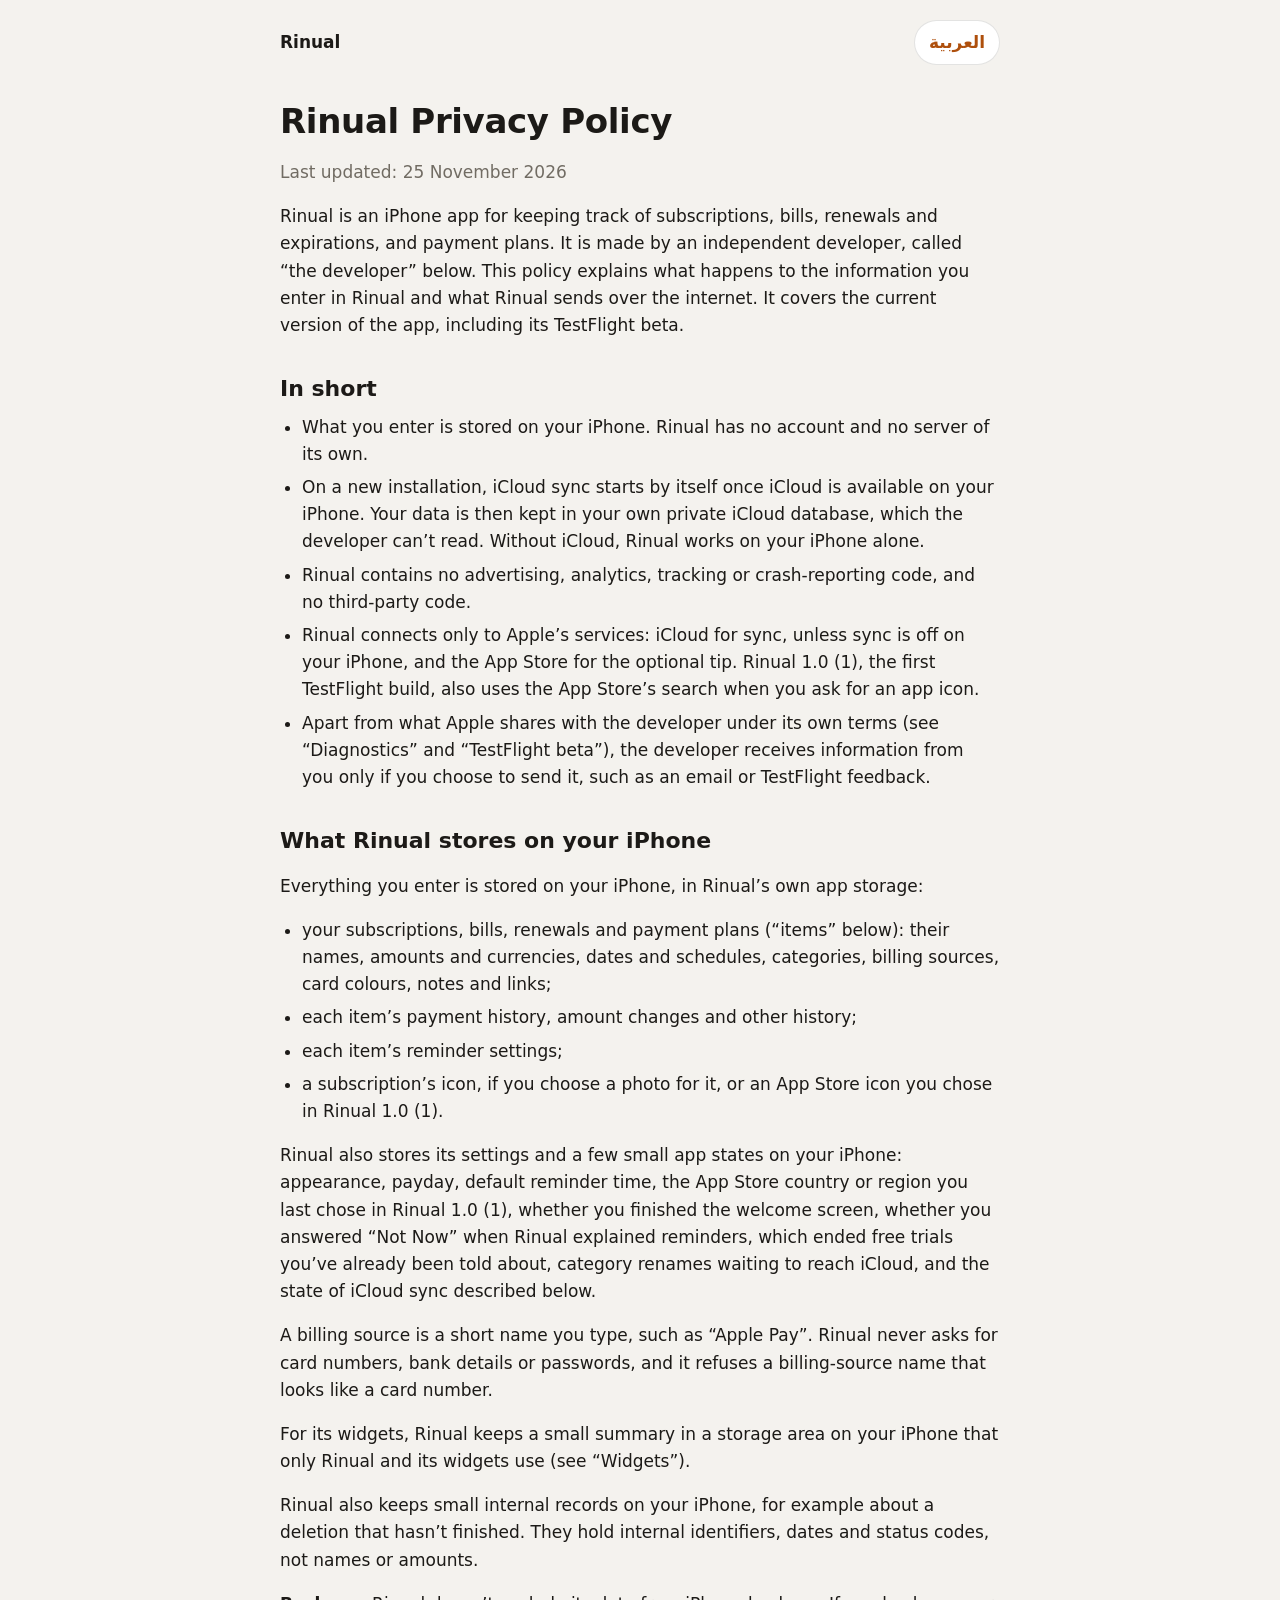
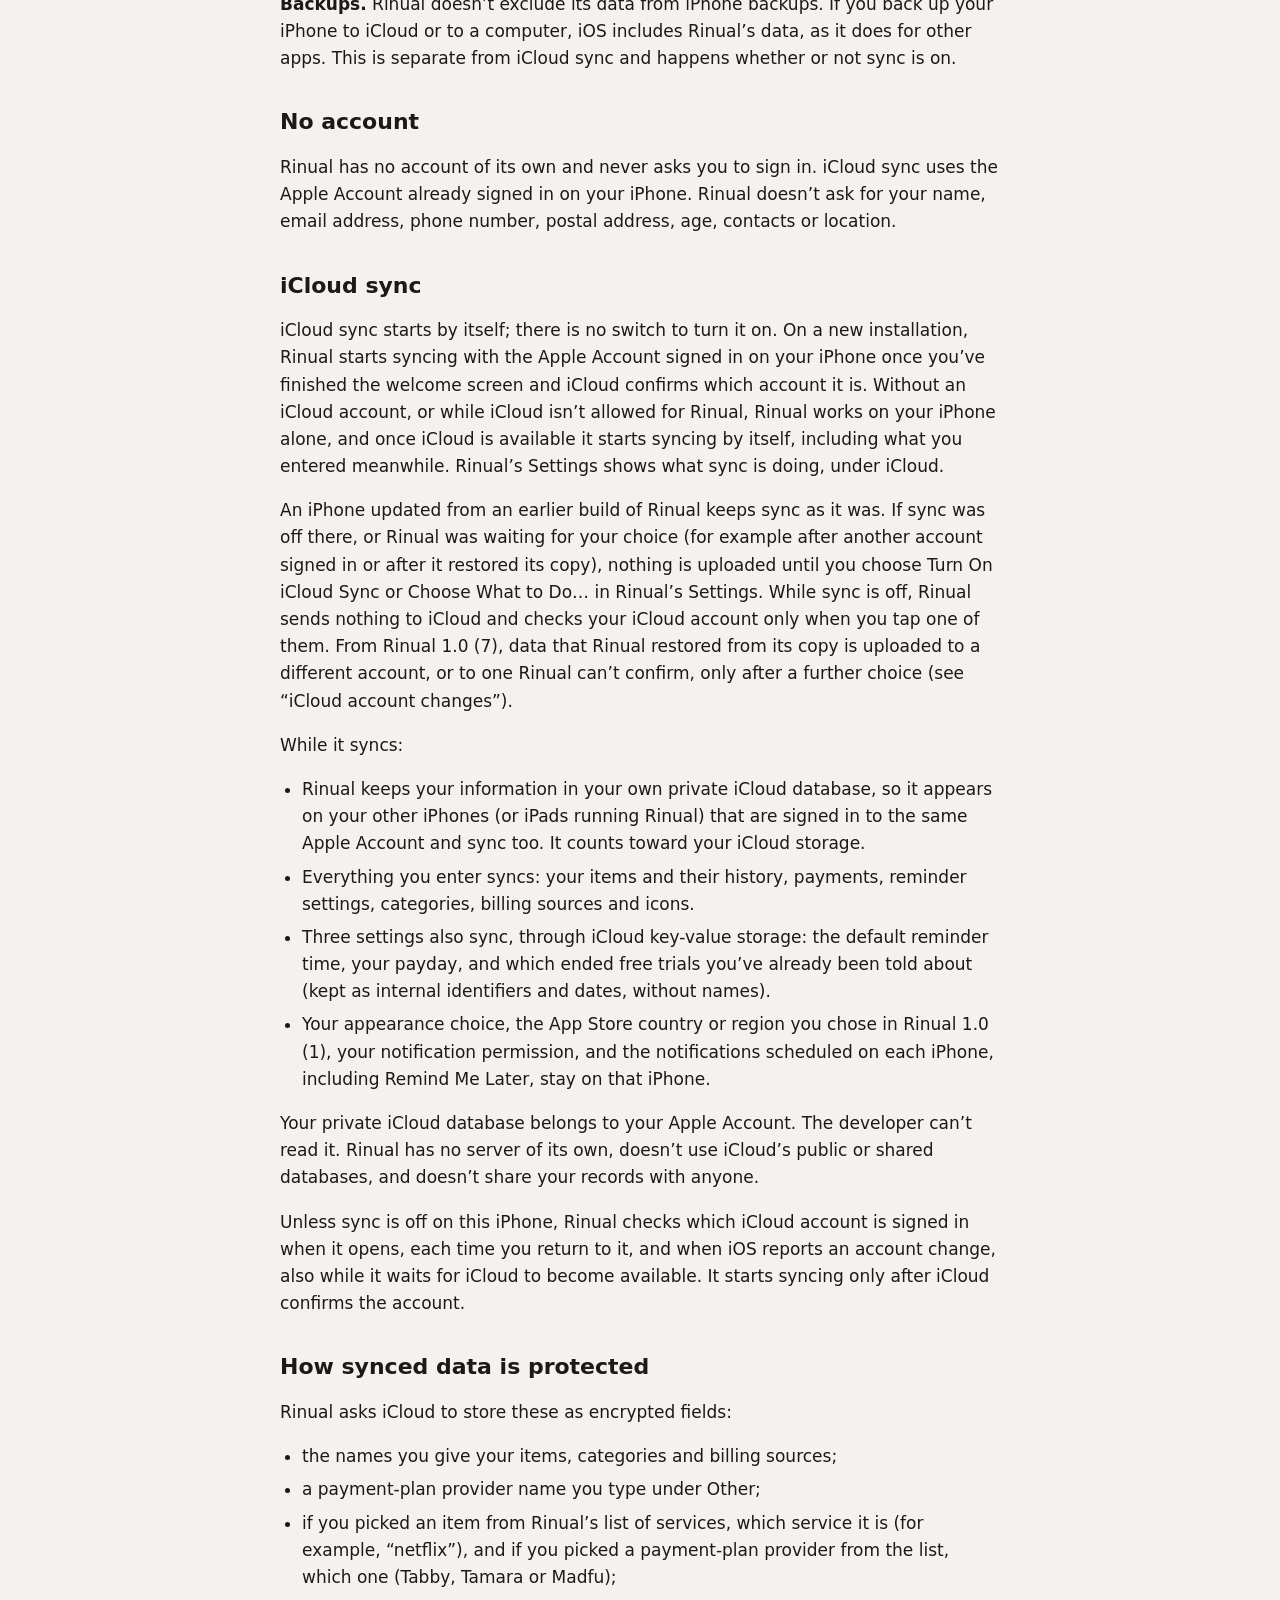
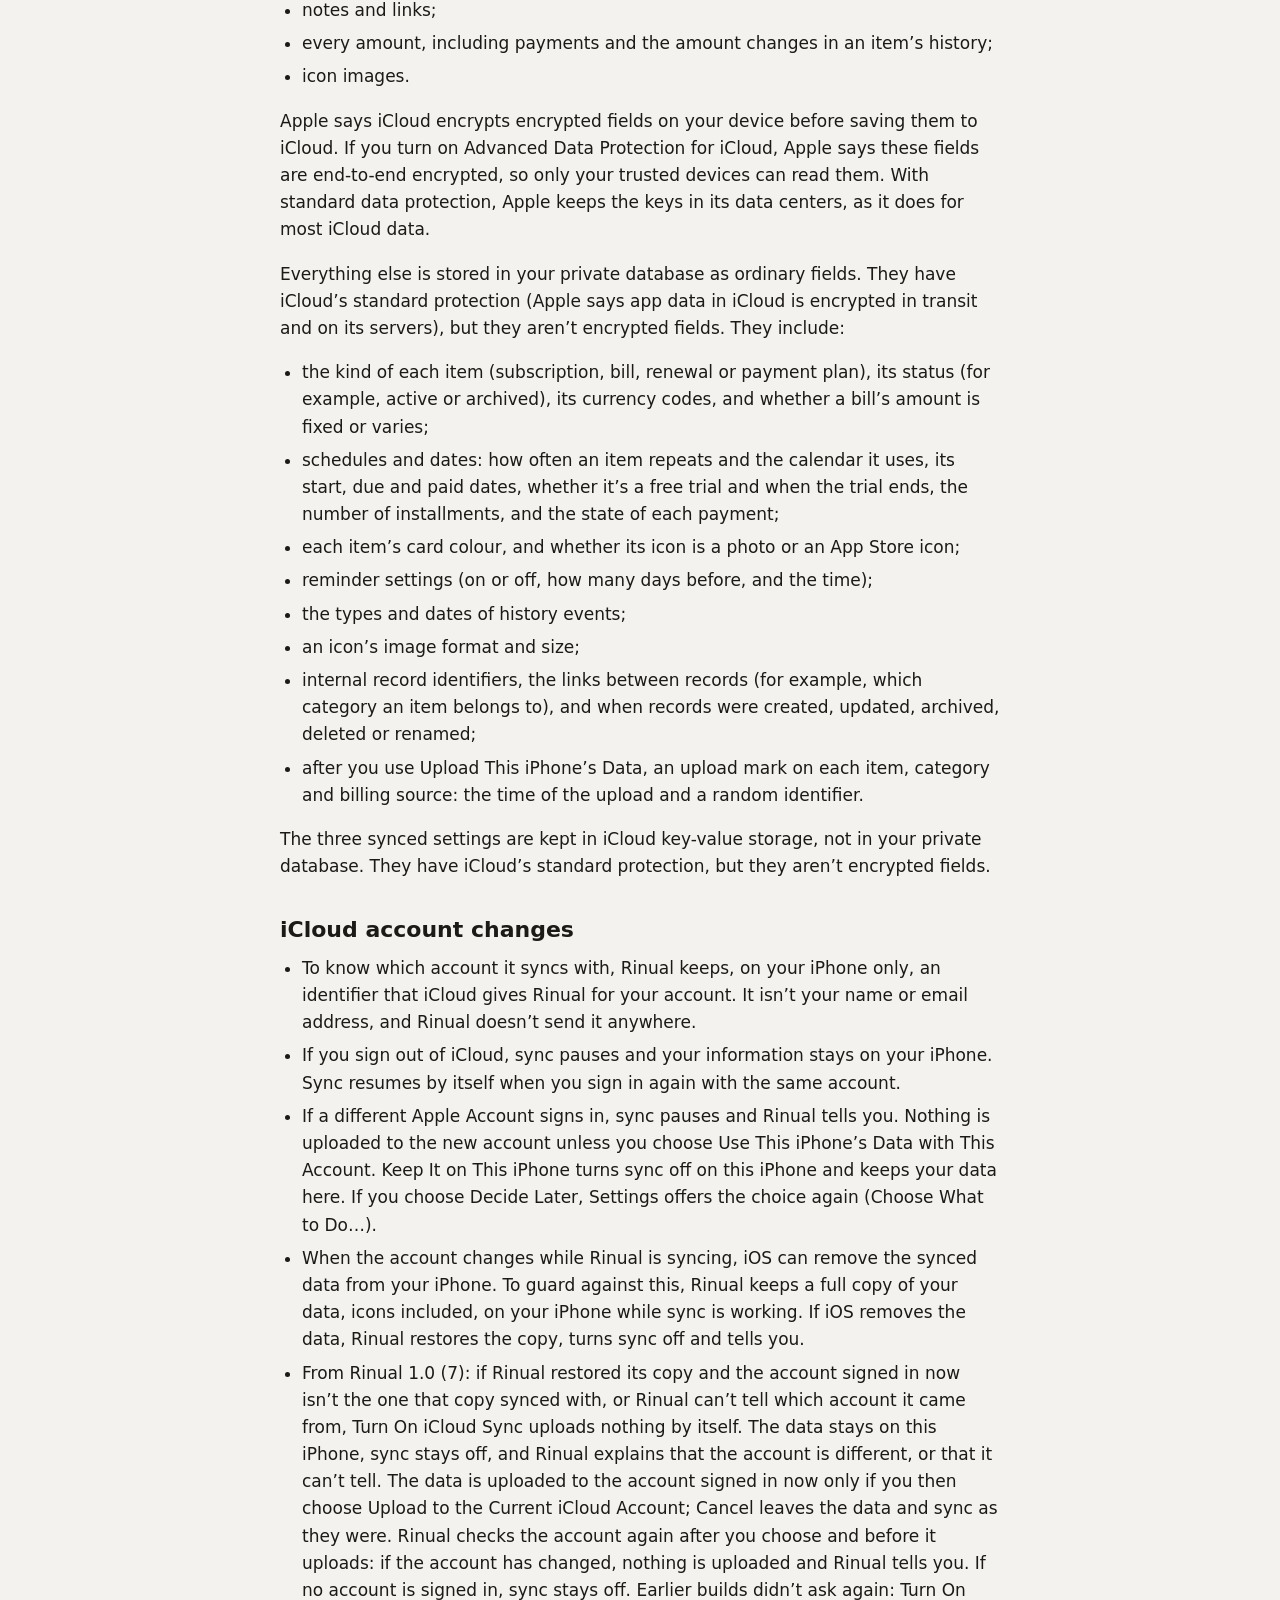
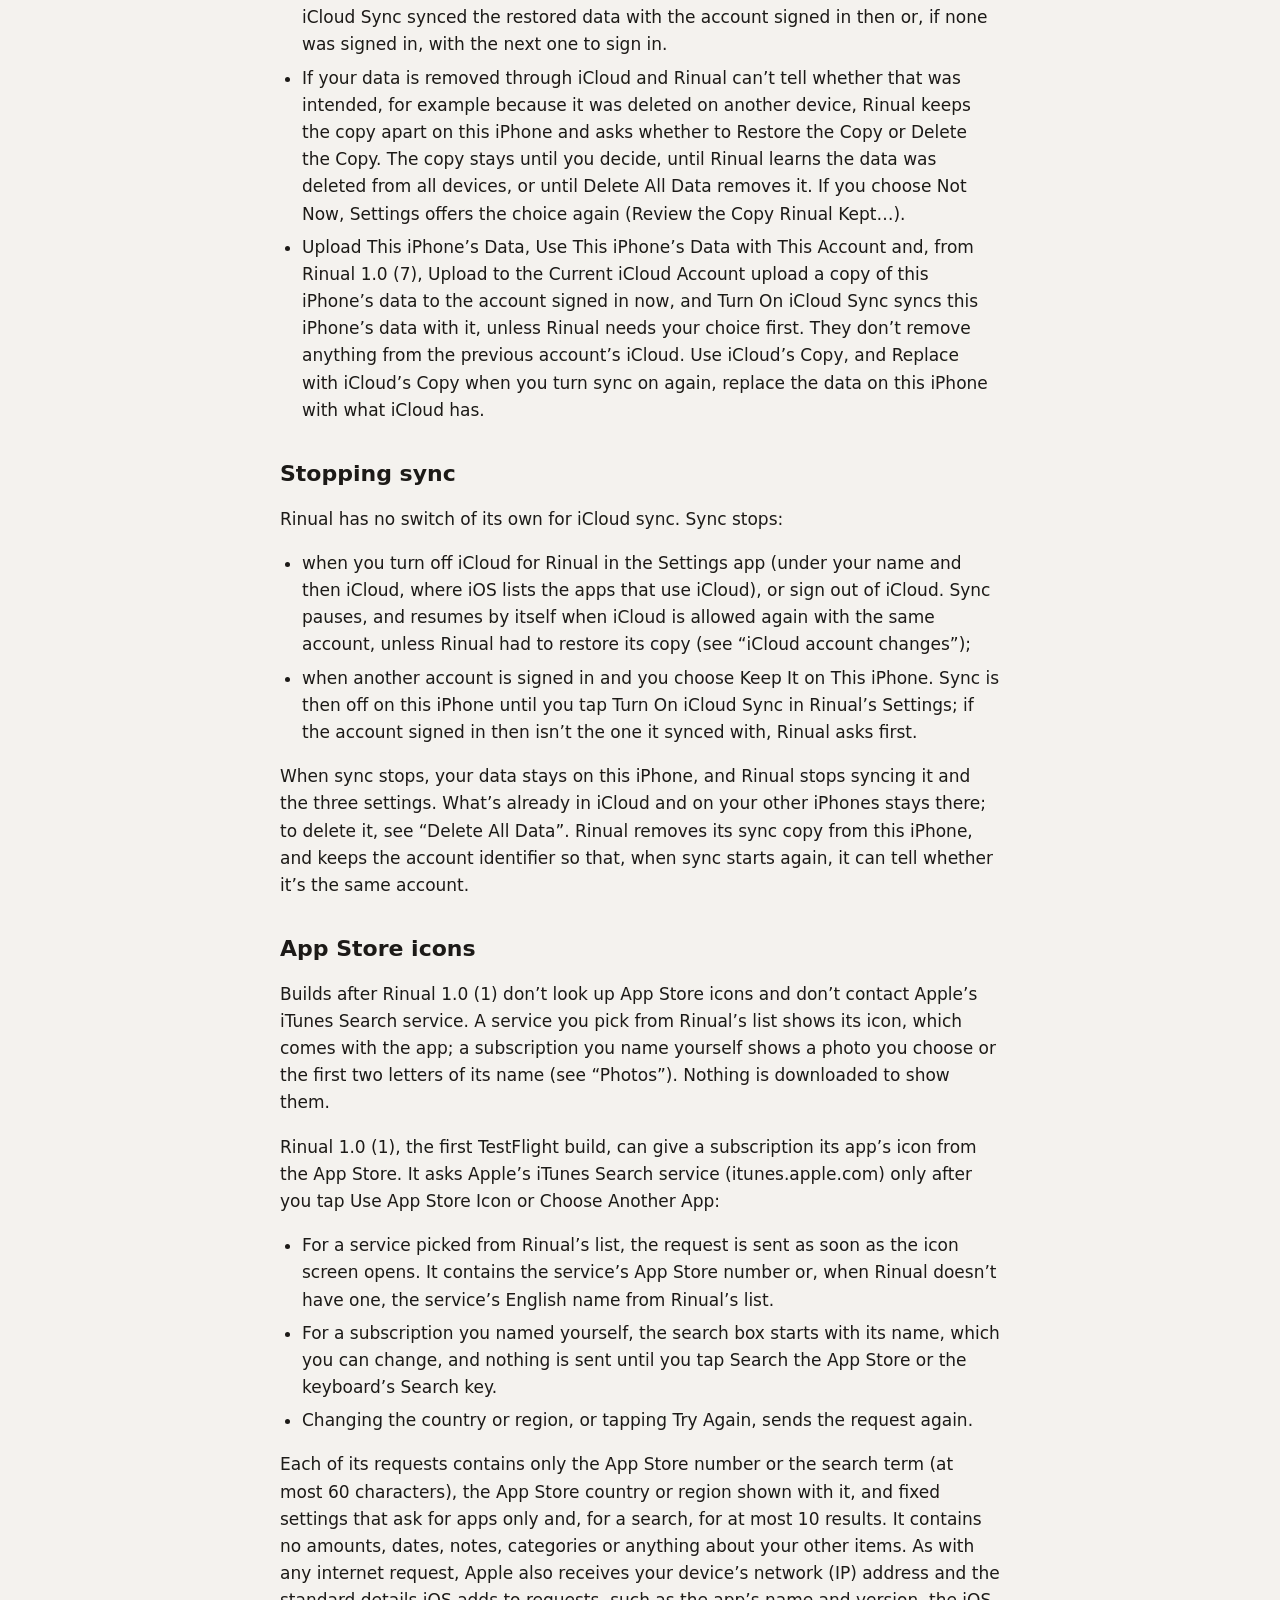
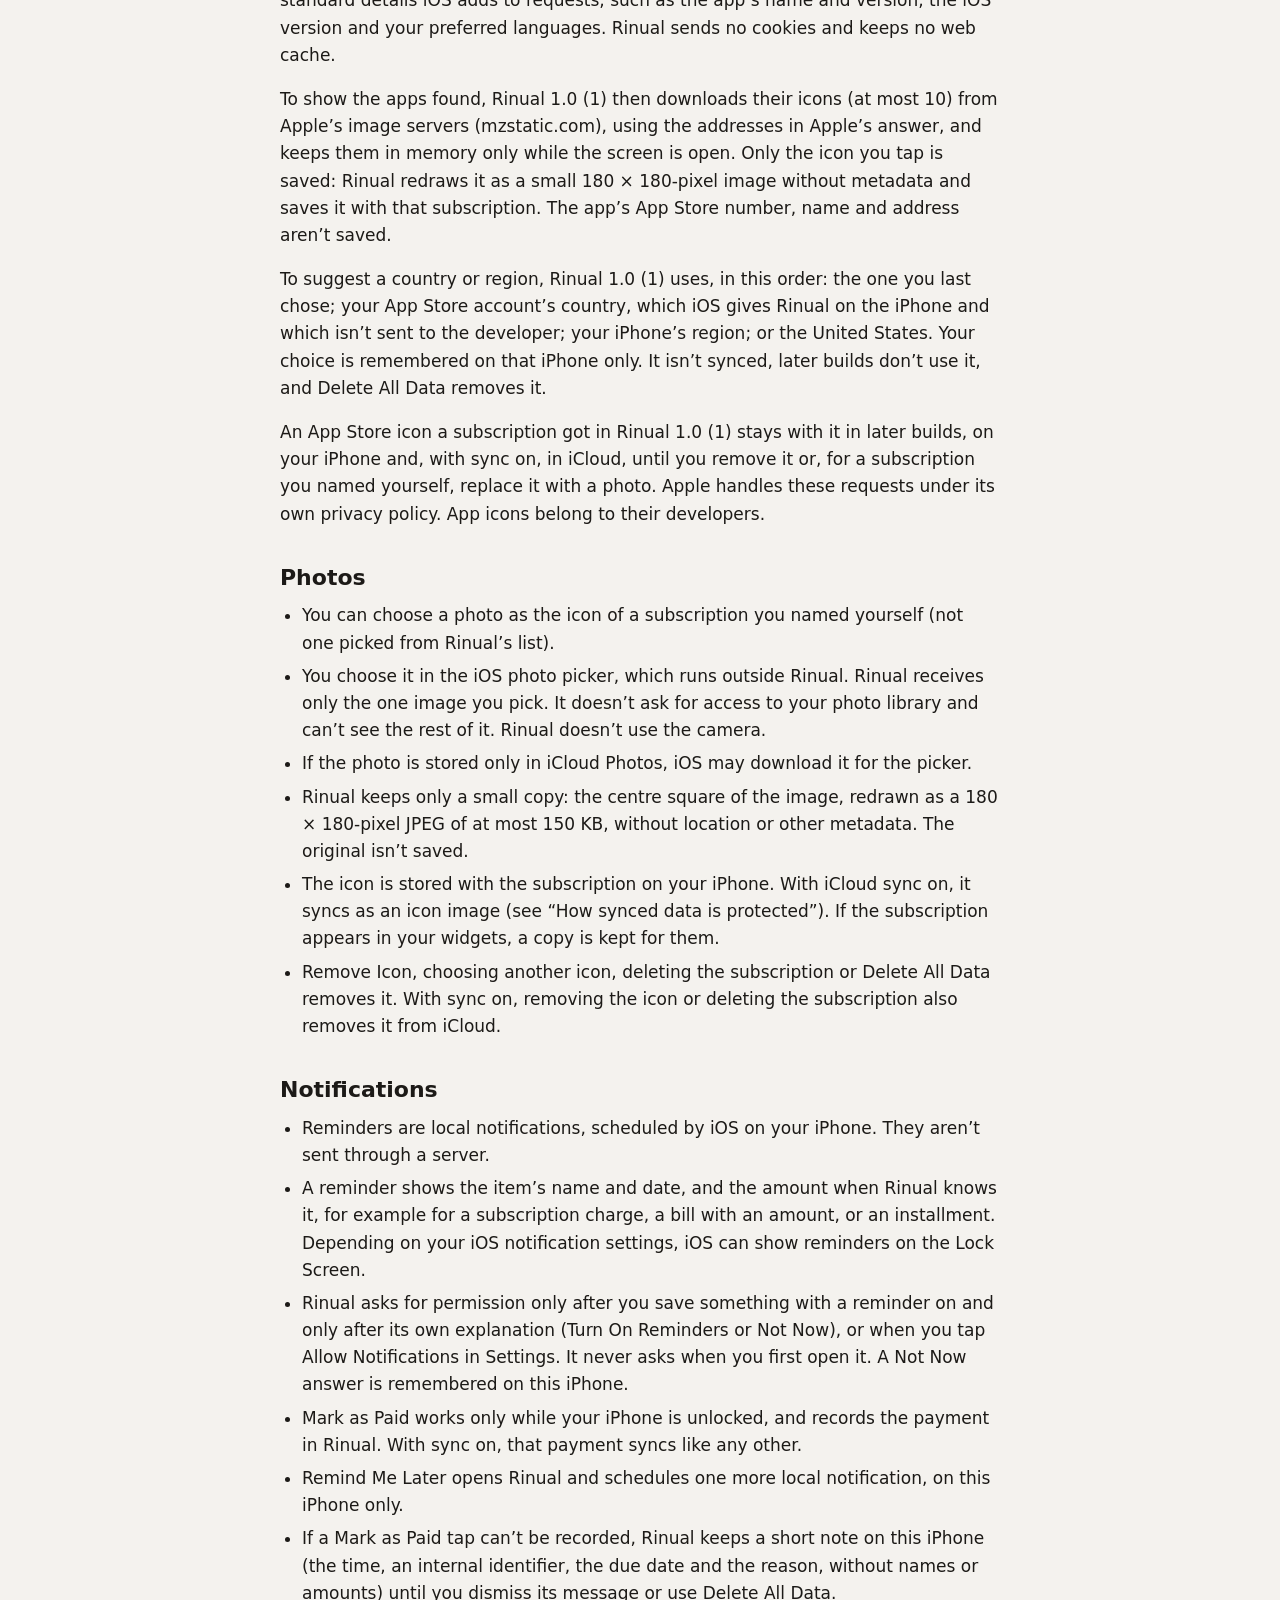
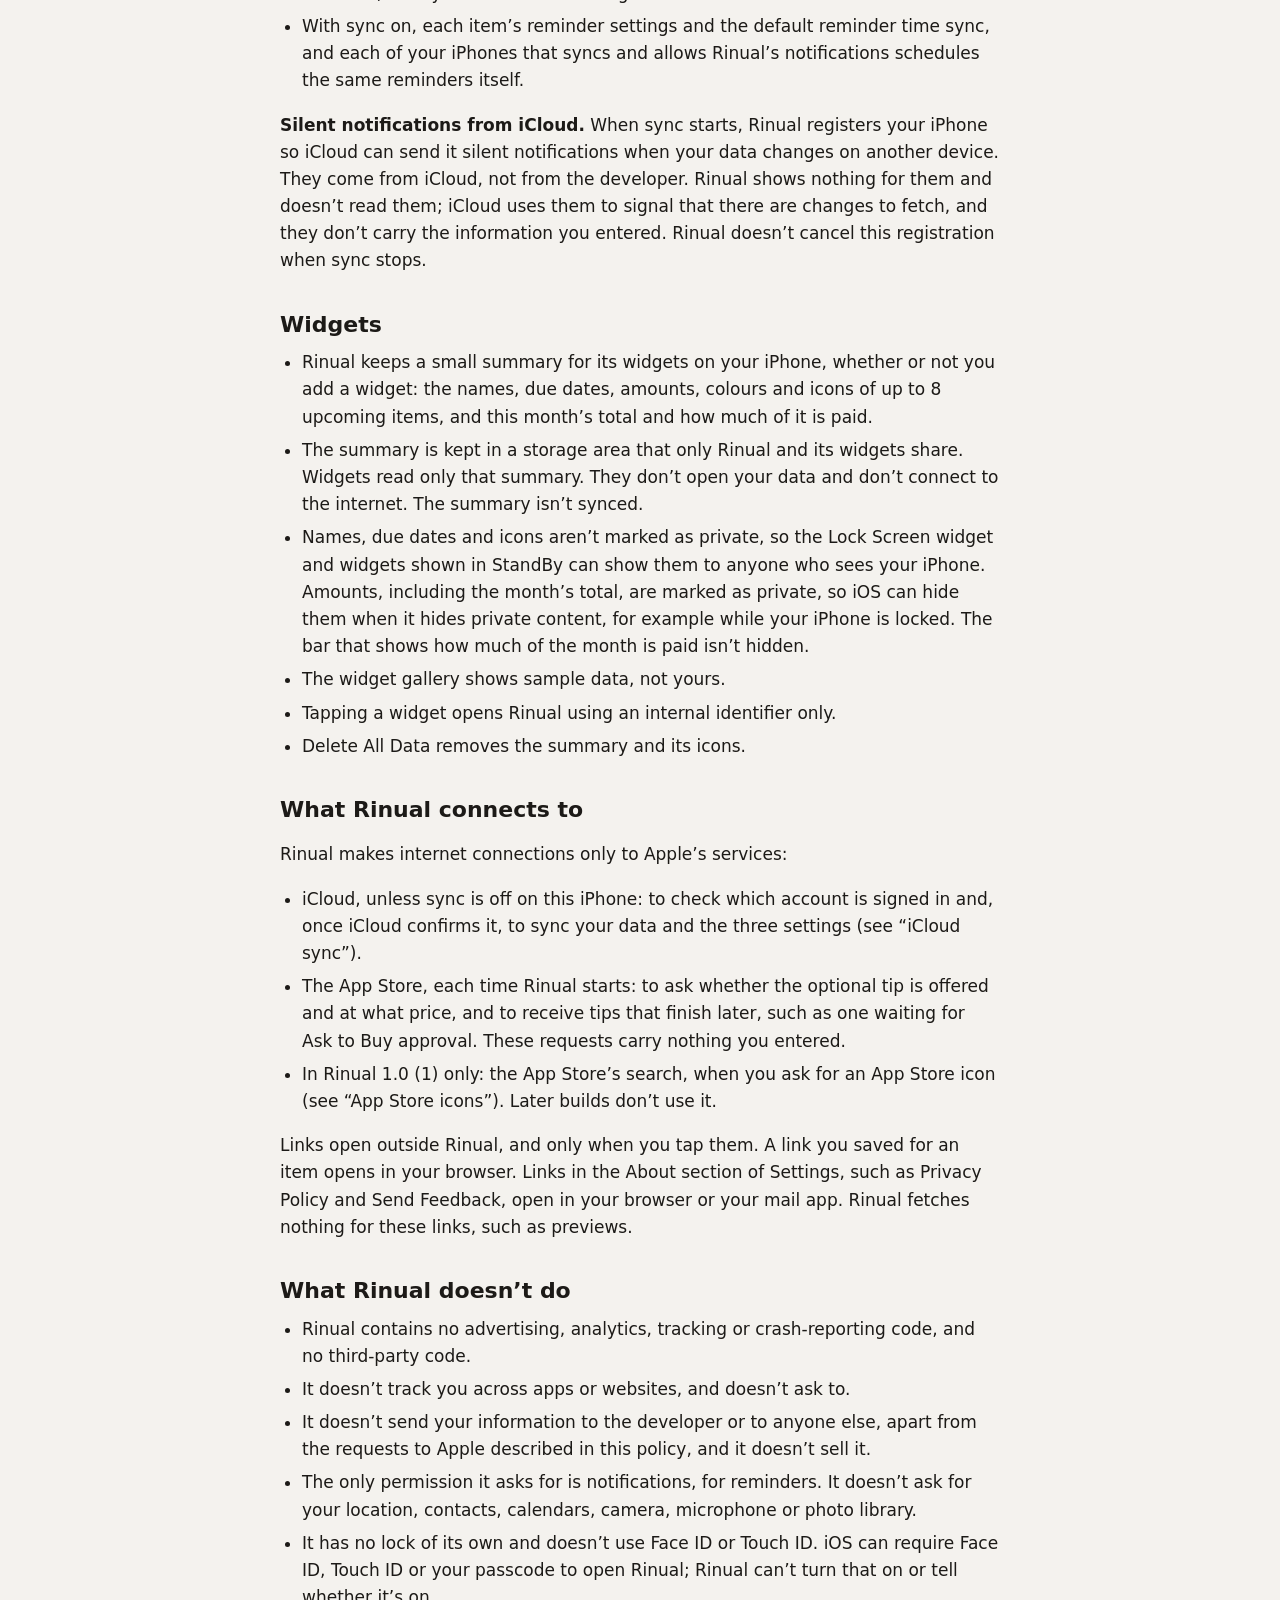
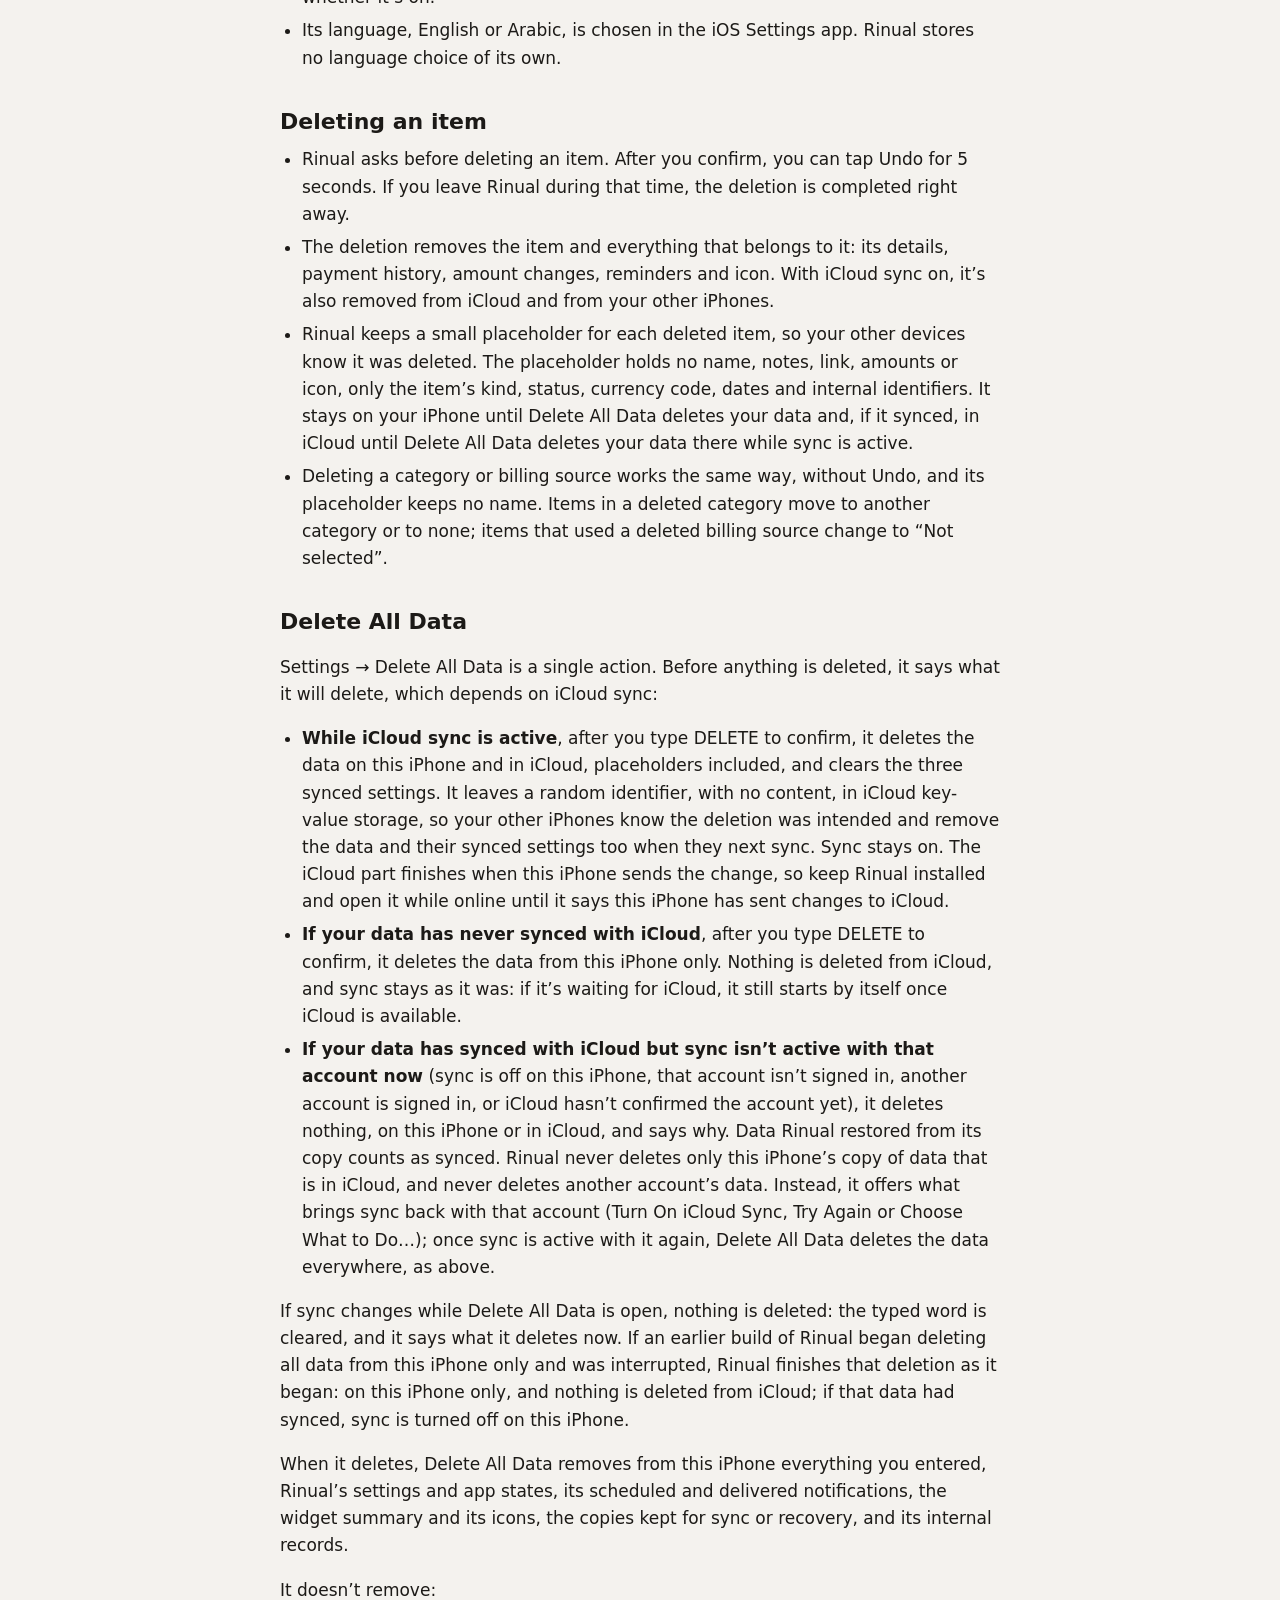
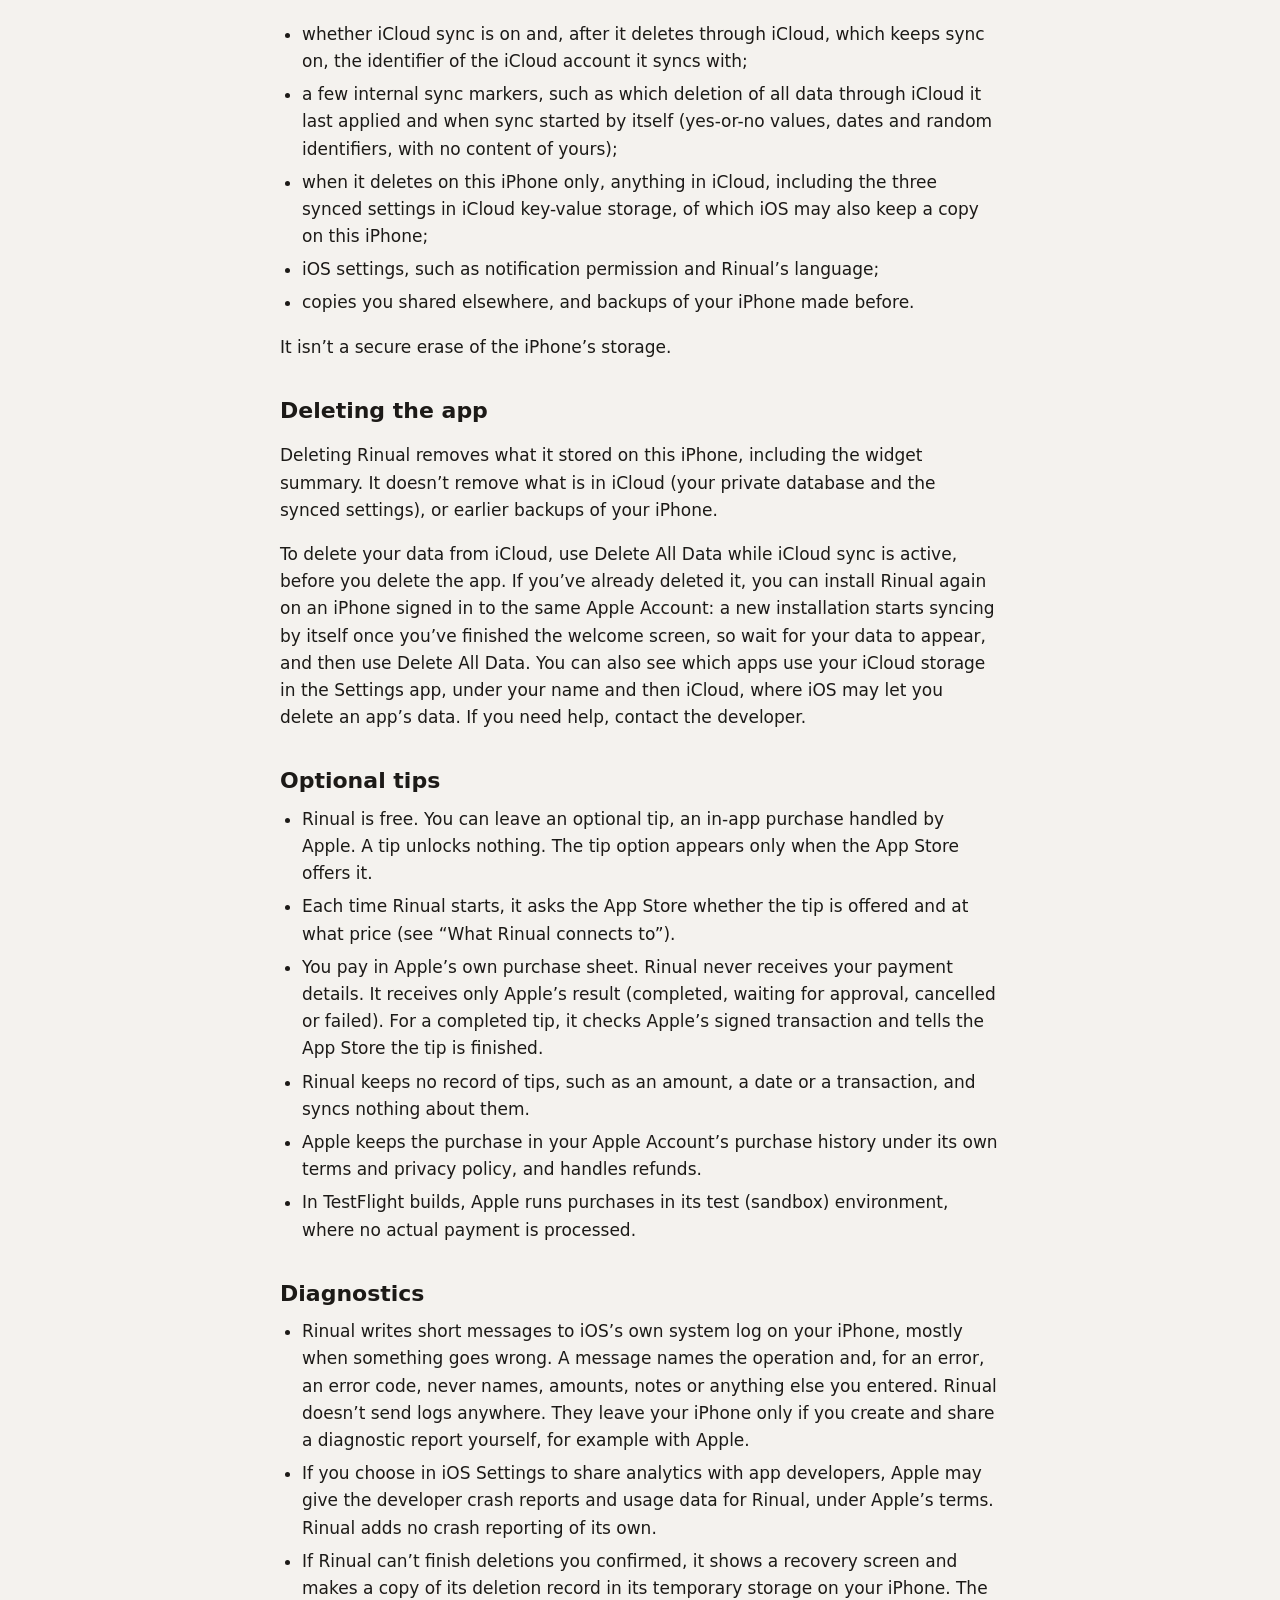
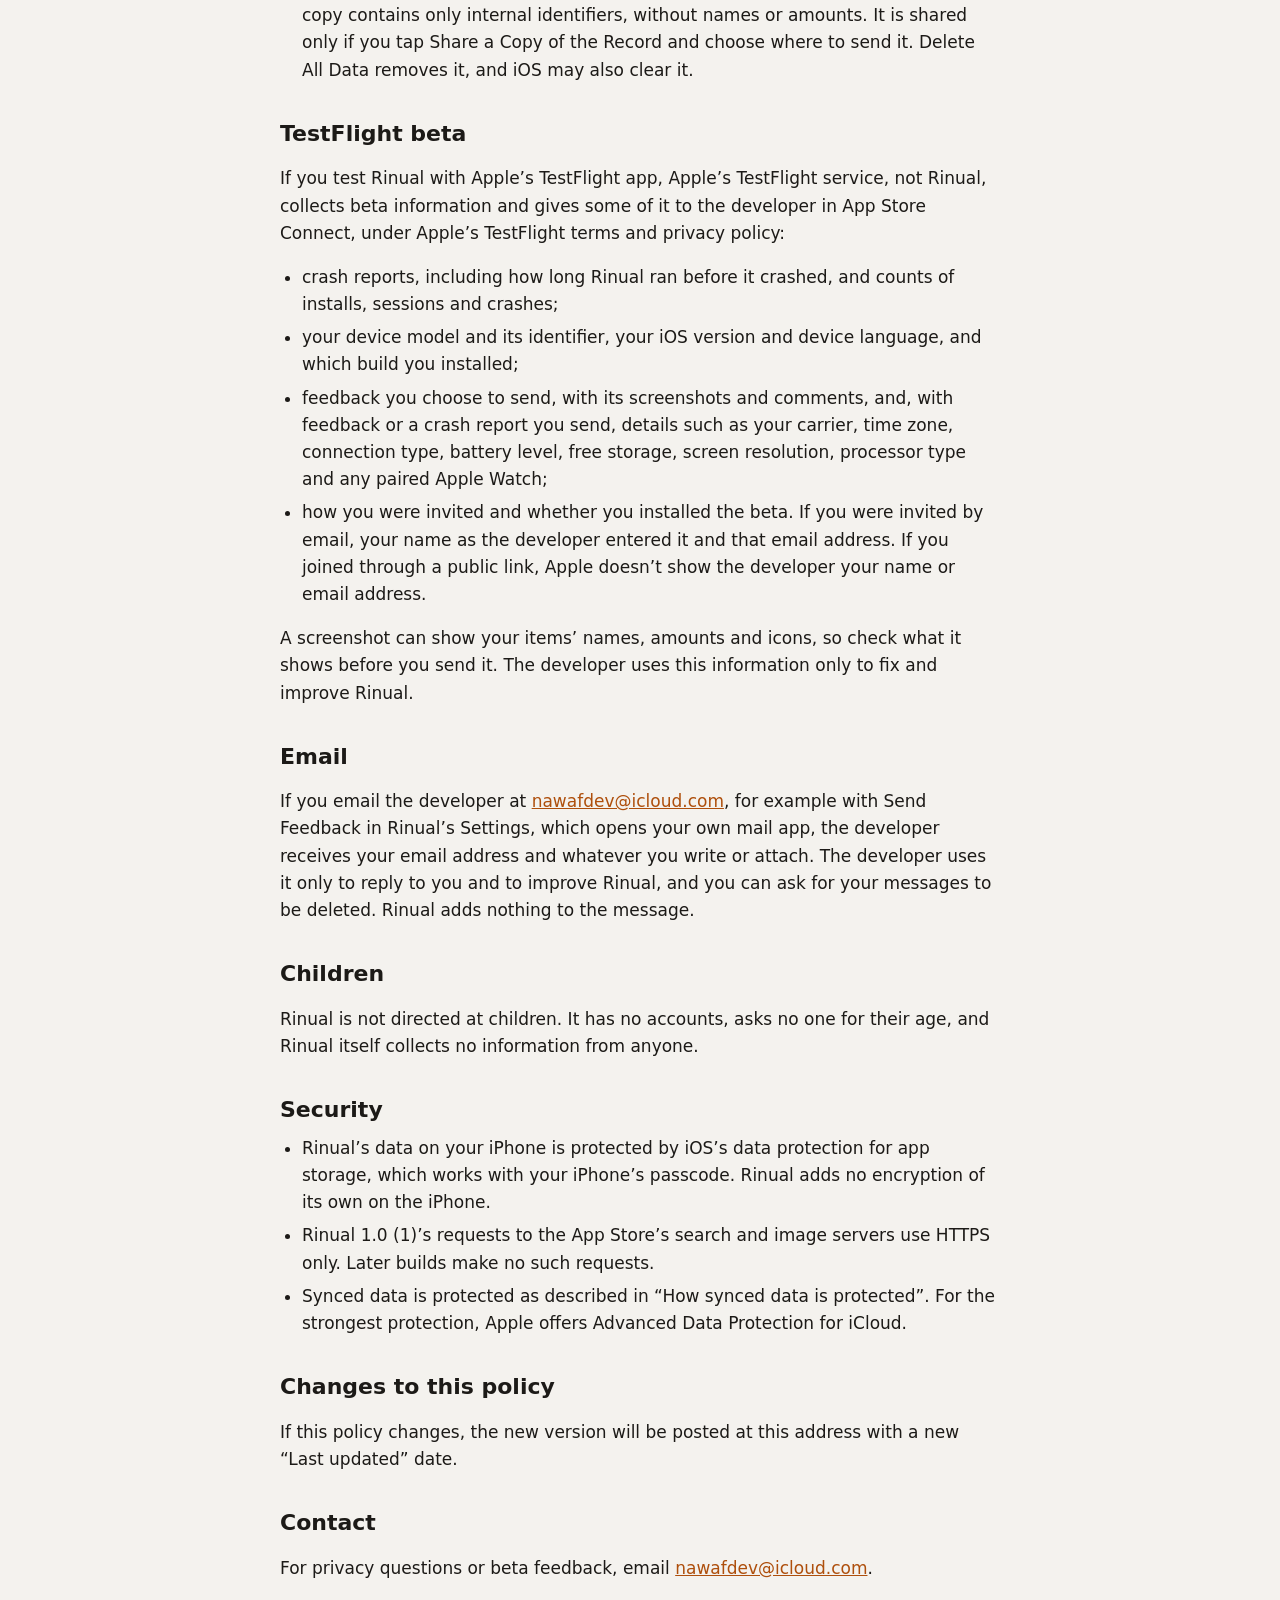
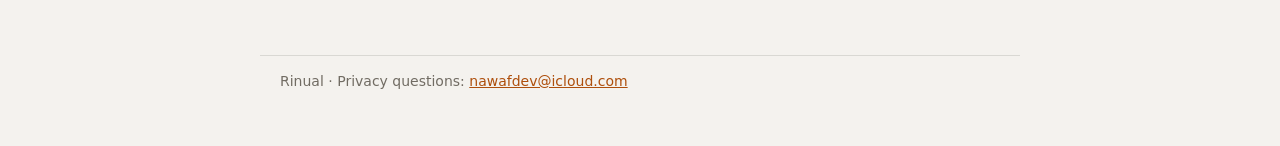
<file: index.html>
<!doctype html>
<html lang="en" dir="ltr">
<head>
<meta charset="utf-8">
<meta name="viewport" content="width=device-width, initial-scale=1">
<title>Rinual Privacy Policy</title>
<meta name="description" content="How Rinual handles the information you enter.">
<meta name="referrer" content="no-referrer">
<link rel="stylesheet" href="style.css">
<link rel="alternate" hreflang="ar" href="ar/">
</head>
<body>
<header><span class="brand">Rinual</span><nav><a href="ar/" hreflang="ar" lang="ar">العربية</a></nav></header>
<main>
<h1>Rinual Privacy Policy</h1>
<p>Last updated: 25 November 2026</p>
<p>Rinual is an iPhone app for keeping track of subscriptions, bills, renewals and expirations, and payment plans. It is made by an independent developer, called “the developer” below. This policy explains what happens to the information you enter in Rinual and what Rinual sends over the internet. It covers the current version of the app, including its TestFlight beta.</p>

<h2>In short</h2>
<ul>
<li>What you enter is stored on your iPhone. Rinual has no account and no server of its own.</li>
<li>On a new installation, iCloud sync starts by itself once iCloud is available on your iPhone. Your data is then kept in your own private iCloud database, which the developer can’t read. Without iCloud, Rinual works on your iPhone alone.</li>
<li>Rinual contains no advertising, analytics, tracking or crash-reporting code, and no third-party code.</li>
<li>Rinual connects only to Apple’s services: iCloud for sync, unless sync is off on your iPhone, and the App Store for the optional tip. Rinual 1.0 (1), the first TestFlight build, also uses the App Store’s search when you ask for an app icon.</li>
<li>Apart from what Apple shares with the developer under its own terms (see “Diagnostics” and “TestFlight beta”), the developer receives information from you only if you choose to send it, such as an email or TestFlight feedback.</li>
</ul>

<h2>What Rinual stores on your iPhone</h2>
<p>Everything you enter is stored on your iPhone, in Rinual’s own app storage:</p>
<ul>
<li>your subscriptions, bills, renewals and payment plans (“items” below): their names, amounts and currencies, dates and schedules, categories, billing sources, card colours, notes and links;</li>
<li>each item’s payment history, amount changes and other history;</li>
<li>each item’s reminder settings;</li>
<li>a subscription’s icon, if you choose a photo for it, or an App Store icon you chose in Rinual 1.0 (1).</li>
</ul>
<p>Rinual also stores its settings and a few small app states on your iPhone: appearance, payday, default reminder time, the App Store country or region you last chose in Rinual 1.0 (1), whether you finished the welcome screen, whether you answered “Not Now” when Rinual explained reminders, which ended free trials you’ve already been told about, category renames waiting to reach iCloud, and the state of iCloud sync described below.</p>
<p>A billing source is a short name you type, such as “Apple Pay”. Rinual never asks for card numbers, bank details or passwords, and it refuses a billing-source name that looks like a card number.</p>
<p>For its widgets, Rinual keeps a small summary in a storage area on your iPhone that only Rinual and its widgets use (see “Widgets”).</p>
<p>Rinual also keeps small internal records on your iPhone, for example about a deletion that hasn’t finished. They hold internal identifiers, dates and status codes, not names or amounts.</p>
<p><strong>Backups.</strong> Rinual doesn’t exclude its data from iPhone backups. If you back up your iPhone to iCloud or to a computer, iOS includes Rinual’s data, as it does for other apps. This is separate from iCloud sync and happens whether or not sync is on.</p>

<h2>No account</h2>
<p>Rinual has no account of its own and never asks you to sign in. iCloud sync uses the Apple Account already signed in on your iPhone. Rinual doesn’t ask for your name, email address, phone number, postal address, age, contacts or location.</p>

<h2>iCloud sync</h2>
<p>iCloud sync starts by itself; there is no switch to turn it on. On a new installation, Rinual starts syncing with the Apple Account signed in on your iPhone once you’ve finished the welcome screen and iCloud confirms which account it is. Without an iCloud account, or while iCloud isn’t allowed for Rinual, Rinual works on your iPhone alone, and once iCloud is available it starts syncing by itself, including what you entered meanwhile. Rinual’s Settings shows what sync is doing, under iCloud.</p>
<p>An iPhone updated from an earlier build of Rinual keeps sync as it was. If sync was off there, or Rinual was waiting for your choice (for example after another account signed in or after it restored its copy), nothing is uploaded until you choose Turn On iCloud Sync or Choose What to Do… in Rinual’s Settings. While sync is off, Rinual sends nothing to iCloud and checks your iCloud account only when you tap one of them. From Rinual 1.0 (7), data that Rinual restored from its copy is uploaded to a different account, or to one Rinual can’t confirm, only after a further choice (see “iCloud account changes”).</p>
<p>While it syncs:</p>
<ul>
<li>Rinual keeps your information in your own private iCloud database, so it appears on your other iPhones (or iPads running Rinual) that are signed in to the same Apple Account and sync too. It counts toward your iCloud storage.</li>
<li>Everything you enter syncs: your items and their history, payments, reminder settings, categories, billing sources and icons.</li>
<li>Three settings also sync, through iCloud key-value storage: the default reminder time, your payday, and which ended free trials you’ve already been told about (kept as internal identifiers and dates, without names).</li>
<li>Your appearance choice, the App Store country or region you chose in Rinual 1.0 (1), your notification permission, and the notifications scheduled on each iPhone, including Remind Me Later, stay on that iPhone.</li>
</ul>
<p>Your private iCloud database belongs to your Apple Account. The developer can’t read it. Rinual has no server of its own, doesn’t use iCloud’s public or shared databases, and doesn’t share your records with anyone.</p>
<p>Unless sync is off on this iPhone, Rinual checks which iCloud account is signed in when it opens, each time you return to it, and when iOS reports an account change, also while it waits for iCloud to become available. It starts syncing only after iCloud confirms the account.</p>

<h2>How synced data is protected</h2>
<p>Rinual asks iCloud to store these as encrypted fields:</p>
<ul>
<li>the names you give your items, categories and billing sources;</li>
<li>a payment-plan provider name you type under Other;</li>
<li>if you picked an item from Rinual’s list of services, which service it is (for example, “netflix”), and if you picked a payment-plan provider from the list, which one (Tabby, Tamara or Madfu);</li>
<li>notes and links;</li>
<li>every amount, including payments and the amount changes in an item’s history;</li>
<li>icon images.</li>
</ul>
<p>Apple says iCloud encrypts encrypted fields on your device before saving them to iCloud. If you turn on Advanced Data Protection for iCloud, Apple says these fields are end-to-end encrypted, so only your trusted devices can read them. With standard data protection, Apple keeps the keys in its data centers, as it does for most iCloud data.</p>
<p>Everything else is stored in your private database as ordinary fields. They have iCloud’s standard protection (Apple says app data in iCloud is encrypted in transit and on its servers), but they aren’t encrypted fields. They include:</p>
<ul>
<li>the kind of each item (subscription, bill, renewal or payment plan), its status (for example, active or archived), its currency codes, and whether a bill’s amount is fixed or varies;</li>
<li>schedules and dates: how often an item repeats and the calendar it uses, its start, due and paid dates, whether it’s a free trial and when the trial ends, the number of installments, and the state of each payment;</li>
<li>each item’s card colour, and whether its icon is a photo or an App Store icon;</li>
<li>reminder settings (on or off, how many days before, and the time);</li>
<li>the types and dates of history events;</li>
<li>an icon’s image format and size;</li>
<li>internal record identifiers, the links between records (for example, which category an item belongs to), and when records were created, updated, archived, deleted or renamed;</li>
<li>after you use Upload This iPhone’s Data, an upload mark on each item, category and billing source: the time of the upload and a random identifier.</li>
</ul>
<p>The three synced settings are kept in iCloud key-value storage, not in your private database. They have iCloud’s standard protection, but they aren’t encrypted fields.</p>

<h2>iCloud account changes</h2>
<ul>
<li>To know which account it syncs with, Rinual keeps, on your iPhone only, an identifier that iCloud gives Rinual for your account. It isn’t your name or email address, and Rinual doesn’t send it anywhere.</li>
<li>If you sign out of iCloud, sync pauses and your information stays on your iPhone. Sync resumes by itself when you sign in again with the same account.</li>
<li>If a different Apple Account signs in, sync pauses and Rinual tells you. Nothing is uploaded to the new account unless you choose Use This iPhone’s Data with This Account. Keep It on This iPhone turns sync off on this iPhone and keeps your data here. If you choose Decide Later, Settings offers the choice again (Choose What to Do…).</li>
<li>When the account changes while Rinual is syncing, iOS can remove the synced data from your iPhone. To guard against this, Rinual keeps a full copy of your data, icons included, on your iPhone while sync is working. If iOS removes the data, Rinual restores the copy, turns sync off and tells you.</li>
<li>From Rinual 1.0 (7): if Rinual restored its copy and the account signed in now isn’t the one that copy synced with, or Rinual can’t tell which account it came from, Turn On iCloud Sync uploads nothing by itself. The data stays on this iPhone, sync stays off, and Rinual explains that the account is different, or that it can’t tell. The data is uploaded to the account signed in now only if you then choose Upload to the Current iCloud Account; Cancel leaves the data and sync as they were. Rinual checks the account again after you choose and before it uploads: if the account has changed, nothing is uploaded and Rinual tells you. If no account is signed in, sync stays off. Earlier builds didn’t ask again: Turn On iCloud Sync synced the restored data with the account signed in then or, if none was signed in, with the next one to sign in.</li>
<li>If your data is removed through iCloud and Rinual can’t tell whether that was intended, for example because it was deleted on another device, Rinual keeps the copy apart on this iPhone and asks whether to Restore the Copy or Delete the Copy. The copy stays until you decide, until Rinual learns the data was deleted from all devices, or until Delete All Data removes it. If you choose Not Now, Settings offers the choice again (Review the Copy Rinual Kept…).</li>
<li>Upload This iPhone’s Data, Use This iPhone’s Data with This Account and, from Rinual 1.0 (7), Upload to the Current iCloud Account upload a copy of this iPhone’s data to the account signed in now, and Turn On iCloud Sync syncs this iPhone’s data with it, unless Rinual needs your choice first. They don’t remove anything from the previous account’s iCloud. Use iCloud’s Copy, and Replace with iCloud’s Copy when you turn sync on again, replace the data on this iPhone with what iCloud has.</li>
</ul>

<h2>Stopping sync</h2>
<p>Rinual has no switch of its own for iCloud sync. Sync stops:</p>
<ul>
<li>when you turn off iCloud for Rinual in the Settings app (under your name and then iCloud, where iOS lists the apps that use iCloud), or sign out of iCloud. Sync pauses, and resumes by itself when iCloud is allowed again with the same account, unless Rinual had to restore its copy (see “iCloud account changes”);</li>
<li>when another account is signed in and you choose Keep It on This iPhone. Sync is then off on this iPhone until you tap Turn On iCloud Sync in Rinual’s Settings; if the account signed in then isn’t the one it synced with, Rinual asks first.</li>
</ul>
<p>When sync stops, your data stays on this iPhone, and Rinual stops syncing it and the three settings. What’s already in iCloud and on your other iPhones stays there; to delete it, see “Delete All Data”. Rinual removes its sync copy from this iPhone, and keeps the account identifier so that, when sync starts again, it can tell whether it’s the same account.</p>

<h2>App Store icons</h2>
<p>Builds after Rinual 1.0 (1) don’t look up App Store icons and don’t contact Apple’s iTunes Search service. A service you pick from Rinual’s list shows its icon, which comes with the app; a subscription you name yourself shows a photo you choose or the first two letters of its name (see “Photos”). Nothing is downloaded to show them.</p>
<p>Rinual 1.0 (1), the first TestFlight build, can give a subscription its app’s icon from the App Store. It asks Apple’s iTunes Search service (itunes.apple.com) only after you tap Use App Store Icon or Choose Another App:</p>
<ul>
<li>For a service picked from Rinual’s list, the request is sent as soon as the icon screen opens. It contains the service’s App Store number or, when Rinual doesn’t have one, the service’s English name from Rinual’s list.</li>
<li>For a subscription you named yourself, the search box starts with its name, which you can change, and nothing is sent until you tap Search the App Store or the keyboard’s Search key.</li>
<li>Changing the country or region, or tapping Try Again, sends the request again.</li>
</ul>
<p>Each of its requests contains only the App Store number or the search term (at most 60 characters), the App Store country or region shown with it, and fixed settings that ask for apps only and, for a search, for at most 10 results. It contains no amounts, dates, notes, categories or anything about your other items. As with any internet request, Apple also receives your device’s network (IP) address and the standard details iOS adds to requests, such as the app’s name and version, the iOS version and your preferred languages. Rinual sends no cookies and keeps no web cache.</p>
<p>To show the apps found, Rinual 1.0 (1) then downloads their icons (at most 10) from Apple’s image servers (mzstatic.com), using the addresses in Apple’s answer, and keeps them in memory only while the screen is open. Only the icon you tap is saved: Rinual redraws it as a small 180 × 180-pixel image without metadata and saves it with that subscription. The app’s App Store number, name and address aren’t saved.</p>
<p>To suggest a country or region, Rinual 1.0 (1) uses, in this order: the one you last chose; your App Store account’s country, which iOS gives Rinual on the iPhone and which isn’t sent to the developer; your iPhone’s region; or the United States. Your choice is remembered on that iPhone only. It isn’t synced, later builds don’t use it, and Delete All Data removes it.</p>
<p>An App Store icon a subscription got in Rinual 1.0 (1) stays with it in later builds, on your iPhone and, with sync on, in iCloud, until you remove it or, for a subscription you named yourself, replace it with a photo. Apple handles these requests under its own privacy policy. App icons belong to their developers.</p>

<h2>Photos</h2>
<ul>
<li>You can choose a photo as the icon of a subscription you named yourself (not one picked from Rinual’s list).</li>
<li>You choose it in the iOS photo picker, which runs outside Rinual. Rinual receives only the one image you pick. It doesn’t ask for access to your photo library and can’t see the rest of it. Rinual doesn’t use the camera.</li>
<li>If the photo is stored only in iCloud Photos, iOS may download it for the picker.</li>
<li>Rinual keeps only a small copy: the centre square of the image, redrawn as a 180 × 180-pixel JPEG of at most 150 KB, without location or other metadata. The original isn’t saved.</li>
<li>The icon is stored with the subscription on your iPhone. With iCloud sync on, it syncs as an icon image (see “How synced data is protected”). If the subscription appears in your widgets, a copy is kept for them.</li>
<li>Remove Icon, choosing another icon, deleting the subscription or Delete All Data removes it. With sync on, removing the icon or deleting the subscription also removes it from iCloud.</li>
</ul>

<h2>Notifications</h2>
<ul>
<li>Reminders are local notifications, scheduled by iOS on your iPhone. They aren’t sent through a server.</li>
<li>A reminder shows the item’s name and date, and the amount when Rinual knows it, for example for a subscription charge, a bill with an amount, or an installment. Depending on your iOS notification settings, iOS can show reminders on the Lock Screen.</li>
<li>Rinual asks for permission only after you save something with a reminder on and only after its own explanation (Turn On Reminders or Not Now), or when you tap Allow Notifications in Settings. It never asks when you first open it. A Not Now answer is remembered on this iPhone.</li>
<li>Mark as Paid works only while your iPhone is unlocked, and records the payment in Rinual. With sync on, that payment syncs like any other.</li>
<li>Remind Me Later opens Rinual and schedules one more local notification, on this iPhone only.</li>
<li>If a Mark as Paid tap can’t be recorded, Rinual keeps a short note on this iPhone (the time, an internal identifier, the due date and the reason, without names or amounts) until you dismiss its message or use Delete All Data.</li>
<li>With sync on, each item’s reminder settings and the default reminder time sync, and each of your iPhones that syncs and allows Rinual’s notifications schedules the same reminders itself.</li>
</ul>
<p><strong>Silent notifications from iCloud.</strong> When sync starts, Rinual registers your iPhone so iCloud can send it silent notifications when your data changes on another device. They come from iCloud, not from the developer. Rinual shows nothing for them and doesn’t read them; iCloud uses them to signal that there are changes to fetch, and they don’t carry the information you entered. Rinual doesn’t cancel this registration when sync stops.</p>

<h2>Widgets</h2>
<ul>
<li>Rinual keeps a small summary for its widgets on your iPhone, whether or not you add a widget: the names, due dates, amounts, colours and icons of up to 8 upcoming items, and this month’s total and how much of it is paid.</li>
<li>The summary is kept in a storage area that only Rinual and its widgets share. Widgets read only that summary. They don’t open your data and don’t connect to the internet. The summary isn’t synced.</li>
<li>Names, due dates and icons aren’t marked as private, so the Lock Screen widget and widgets shown in StandBy can show them to anyone who sees your iPhone. Amounts, including the month’s total, are marked as private, so iOS can hide them when it hides private content, for example while your iPhone is locked. The bar that shows how much of the month is paid isn’t hidden.</li>
<li>The widget gallery shows sample data, not yours.</li>
<li>Tapping a widget opens Rinual using an internal identifier only.</li>
<li>Delete All Data removes the summary and its icons.</li>
</ul>

<h2>What Rinual connects to</h2>
<p>Rinual makes internet connections only to Apple’s services:</p>
<ul>
<li>iCloud, unless sync is off on this iPhone: to check which account is signed in and, once iCloud confirms it, to sync your data and the three settings (see “iCloud sync”).</li>
<li>The App Store, each time Rinual starts: to ask whether the optional tip is offered and at what price, and to receive tips that finish later, such as one waiting for Ask to Buy approval. These requests carry nothing you entered.</li>
<li>In Rinual 1.0 (1) only: the App Store’s search, when you ask for an App Store icon (see “App Store icons”). Later builds don’t use it.</li>
</ul>
<p>Links open outside Rinual, and only when you tap them. A link you saved for an item opens in your browser. Links in the About section of Settings, such as Privacy Policy and Send Feedback, open in your browser or your mail app. Rinual fetches nothing for these links, such as previews.</p>

<h2>What Rinual doesn’t do</h2>
<ul>
<li>Rinual contains no advertising, analytics, tracking or crash-reporting code, and no third-party code.</li>
<li>It doesn’t track you across apps or websites, and doesn’t ask to.</li>
<li>It doesn’t send your information to the developer or to anyone else, apart from the requests to Apple described in this policy, and it doesn’t sell it.</li>
<li>The only permission it asks for is notifications, for reminders. It doesn’t ask for your location, contacts, calendars, camera, microphone or photo library.</li>
<li>It has no lock of its own and doesn’t use Face ID or Touch ID. iOS can require Face ID, Touch ID or your passcode to open Rinual; Rinual can’t turn that on or tell whether it’s on.</li>
<li>Its language, English or Arabic, is chosen in the iOS Settings app. Rinual stores no language choice of its own.</li>
</ul>

<h2>Deleting an item</h2>
<ul>
<li>Rinual asks before deleting an item. After you confirm, you can tap Undo for 5 seconds. If you leave Rinual during that time, the deletion is completed right away.</li>
<li>The deletion removes the item and everything that belongs to it: its details, payment history, amount changes, reminders and icon. With iCloud sync on, it’s also removed from iCloud and from your other iPhones.</li>
<li>Rinual keeps a small placeholder for each deleted item, so your other devices know it was deleted. The placeholder holds no name, notes, link, amounts or icon, only the item’s kind, status, currency code, dates and internal identifiers. It stays on your iPhone until Delete All Data deletes your data and, if it synced, in iCloud until Delete All Data deletes your data there while sync is active.</li>
<li>Deleting a category or billing source works the same way, without Undo, and its placeholder keeps no name. Items in a deleted category move to another category or to none; items that used a deleted billing source change to “Not selected”.</li>
</ul>

<h2>Delete All Data</h2>
<p>Settings → Delete All Data is a single action. Before anything is deleted, it says what it will delete, which depends on iCloud sync:</p>
<ul>
<li><strong>While iCloud sync is active</strong>, after you type DELETE to confirm, it deletes the data on this iPhone and in iCloud, placeholders included, and clears the three synced settings. It leaves a random identifier, with no content, in iCloud key-value storage, so your other iPhones know the deletion was intended and remove the data and their synced settings too when they next sync. Sync stays on. The iCloud part finishes when this iPhone sends the change, so keep Rinual installed and open it while online until it says this iPhone has sent changes to iCloud.</li>
<li><strong>If your data has never synced with iCloud</strong>, after you type DELETE to confirm, it deletes the data from this iPhone only. Nothing is deleted from iCloud, and sync stays as it was: if it’s waiting for iCloud, it still starts by itself once iCloud is available.</li>
<li><strong>If your data has synced with iCloud but sync isn’t active with that account now</strong> (sync is off on this iPhone, that account isn’t signed in, another account is signed in, or iCloud hasn’t confirmed the account yet), it deletes nothing, on this iPhone or in iCloud, and says why. Data Rinual restored from its copy counts as synced. Rinual never deletes only this iPhone’s copy of data that is in iCloud, and never deletes another account’s data. Instead, it offers what brings sync back with that account (Turn On iCloud Sync, Try Again or Choose What to Do…); once sync is active with it again, Delete All Data deletes the data everywhere, as above.</li>
</ul>
<p>If sync changes while Delete All Data is open, nothing is deleted: the typed word is cleared, and it says what it deletes now. If an earlier build of Rinual began deleting all data from this iPhone only and was interrupted, Rinual finishes that deletion as it began: on this iPhone only, and nothing is deleted from iCloud; if that data had synced, sync is turned off on this iPhone.</p>
<p>When it deletes, Delete All Data removes from this iPhone everything you entered, Rinual’s settings and app states, its scheduled and delivered notifications, the widget summary and its icons, the copies kept for sync or recovery, and its internal records.</p>
<p>It doesn’t remove:</p>
<ul>
<li>whether iCloud sync is on and, after it deletes through iCloud, which keeps sync on, the identifier of the iCloud account it syncs with;</li>
<li>a few internal sync markers, such as which deletion of all data through iCloud it last applied and when sync started by itself (yes-or-no values, dates and random identifiers, with no content of yours);</li>
<li>when it deletes on this iPhone only, anything in iCloud, including the three synced settings in iCloud key-value storage, of which iOS may also keep a copy on this iPhone;</li>
<li>iOS settings, such as notification permission and Rinual’s language;</li>
<li>copies you shared elsewhere, and backups of your iPhone made before.</li>
</ul>
<p>It isn’t a secure erase of the iPhone’s storage.</p>

<h2>Deleting the app</h2>
<p>Deleting Rinual removes what it stored on this iPhone, including the widget summary. It doesn’t remove what is in iCloud (your private database and the synced settings), or earlier backups of your iPhone.</p>
<p>To delete your data from iCloud, use Delete All Data while iCloud sync is active, before you delete the app. If you’ve already deleted it, you can install Rinual again on an iPhone signed in to the same Apple Account: a new installation starts syncing by itself once you’ve finished the welcome screen, so wait for your data to appear, and then use Delete All Data. You can also see which apps use your iCloud storage in the Settings app, under your name and then iCloud, where iOS may let you delete an app’s data. If you need help, contact the developer.</p>

<h2>Optional tips</h2>
<ul>
<li>Rinual is free. You can leave an optional tip, an in-app purchase handled by Apple. A tip unlocks nothing. The tip option appears only when the App Store offers it.</li>
<li>Each time Rinual starts, it asks the App Store whether the tip is offered and at what price (see “What Rinual connects to”).</li>
<li>You pay in Apple’s own purchase sheet. Rinual never receives your payment details. It receives only Apple’s result (completed, waiting for approval, cancelled or failed). For a completed tip, it checks Apple’s signed transaction and tells the App Store the tip is finished.</li>
<li>Rinual keeps no record of tips, such as an amount, a date or a transaction, and syncs nothing about them.</li>
<li>Apple keeps the purchase in your Apple Account’s purchase history under its own terms and privacy policy, and handles refunds.</li>
<li>In TestFlight builds, Apple runs purchases in its test (sandbox) environment, where no actual payment is processed.</li>
</ul>

<h2>Diagnostics</h2>
<ul>
<li>Rinual writes short messages to iOS’s own system log on your iPhone, mostly when something goes wrong. A message names the operation and, for an error, an error code, never names, amounts, notes or anything else you entered. Rinual doesn’t send logs anywhere. They leave your iPhone only if you create and share a diagnostic report yourself, for example with Apple.</li>
<li>If you choose in iOS Settings to share analytics with app developers, Apple may give the developer crash reports and usage data for Rinual, under Apple’s terms. Rinual adds no crash reporting of its own.</li>
<li>If Rinual can’t finish deletions you confirmed, it shows a recovery screen and makes a copy of its deletion record in its temporary storage on your iPhone. The copy contains only internal identifiers, without names or amounts. It is shared only if you tap Share a Copy of the Record and choose where to send it. Delete All Data removes it, and iOS may also clear it.</li>
</ul>

<h2>TestFlight beta</h2>
<p>If you test Rinual with Apple’s TestFlight app, Apple’s TestFlight service, not Rinual, collects beta information and gives some of it to the developer in App Store Connect, under Apple’s TestFlight terms and privacy policy:</p>
<ul>
<li>crash reports, including how long Rinual ran before it crashed, and counts of installs, sessions and crashes;</li>
<li>your device model and its identifier, your iOS version and device language, and which build you installed;</li>
<li>feedback you choose to send, with its screenshots and comments, and, with feedback or a crash report you send, details such as your carrier, time zone, connection type, battery level, free storage, screen resolution, processor type and any paired Apple Watch;</li>
<li>how you were invited and whether you installed the beta. If you were invited by email, your name as the developer entered it and that email address. If you joined through a public link, Apple doesn’t show the developer your name or email address.</li>
</ul>
<p>A screenshot can show your items’ names, amounts and icons, so check what it shows before you send it. The developer uses this information only to fix and improve Rinual.</p>

<h2>Email</h2>
<p>If you email the developer at <a href="mailto:nawafdev@icloud.com">nawafdev@icloud.com</a>, for example with Send Feedback in Rinual’s Settings, which opens your own mail app, the developer receives your email address and whatever you write or attach. The developer uses it only to reply to you and to improve Rinual, and you can ask for your messages to be deleted. Rinual adds nothing to the message.</p>

<h2>Children</h2>
<p>Rinual is not directed at children. It has no accounts, asks no one for their age, and Rinual itself collects no information from anyone.</p>

<h2>Security</h2>
<ul>
<li>Rinual’s data on your iPhone is protected by iOS’s data protection for app storage, which works with your iPhone’s passcode. Rinual adds no encryption of its own on the iPhone.</li>
<li>Rinual 1.0 (1)’s requests to the App Store’s search and image servers use HTTPS only. Later builds make no such requests.</li>
<li>Synced data is protected as described in “How synced data is protected”. For the strongest protection, Apple offers Advanced Data Protection for iCloud.</li>
</ul>

<h2>Changes to this policy</h2>
<p>If this policy changes, the new version will be posted at this address with a new “Last updated” date.</p>

<h2>Contact</h2>
<p>For privacy questions or beta feedback, email <a href="mailto:nawafdev@icloud.com">nawafdev@icloud.com</a>.</p>
</main>
<footer><p>Rinual · Privacy questions: <a href="mailto:nawafdev@icloud.com">nawafdev@icloud.com</a></p></footer>
</body>
</html>
</file>
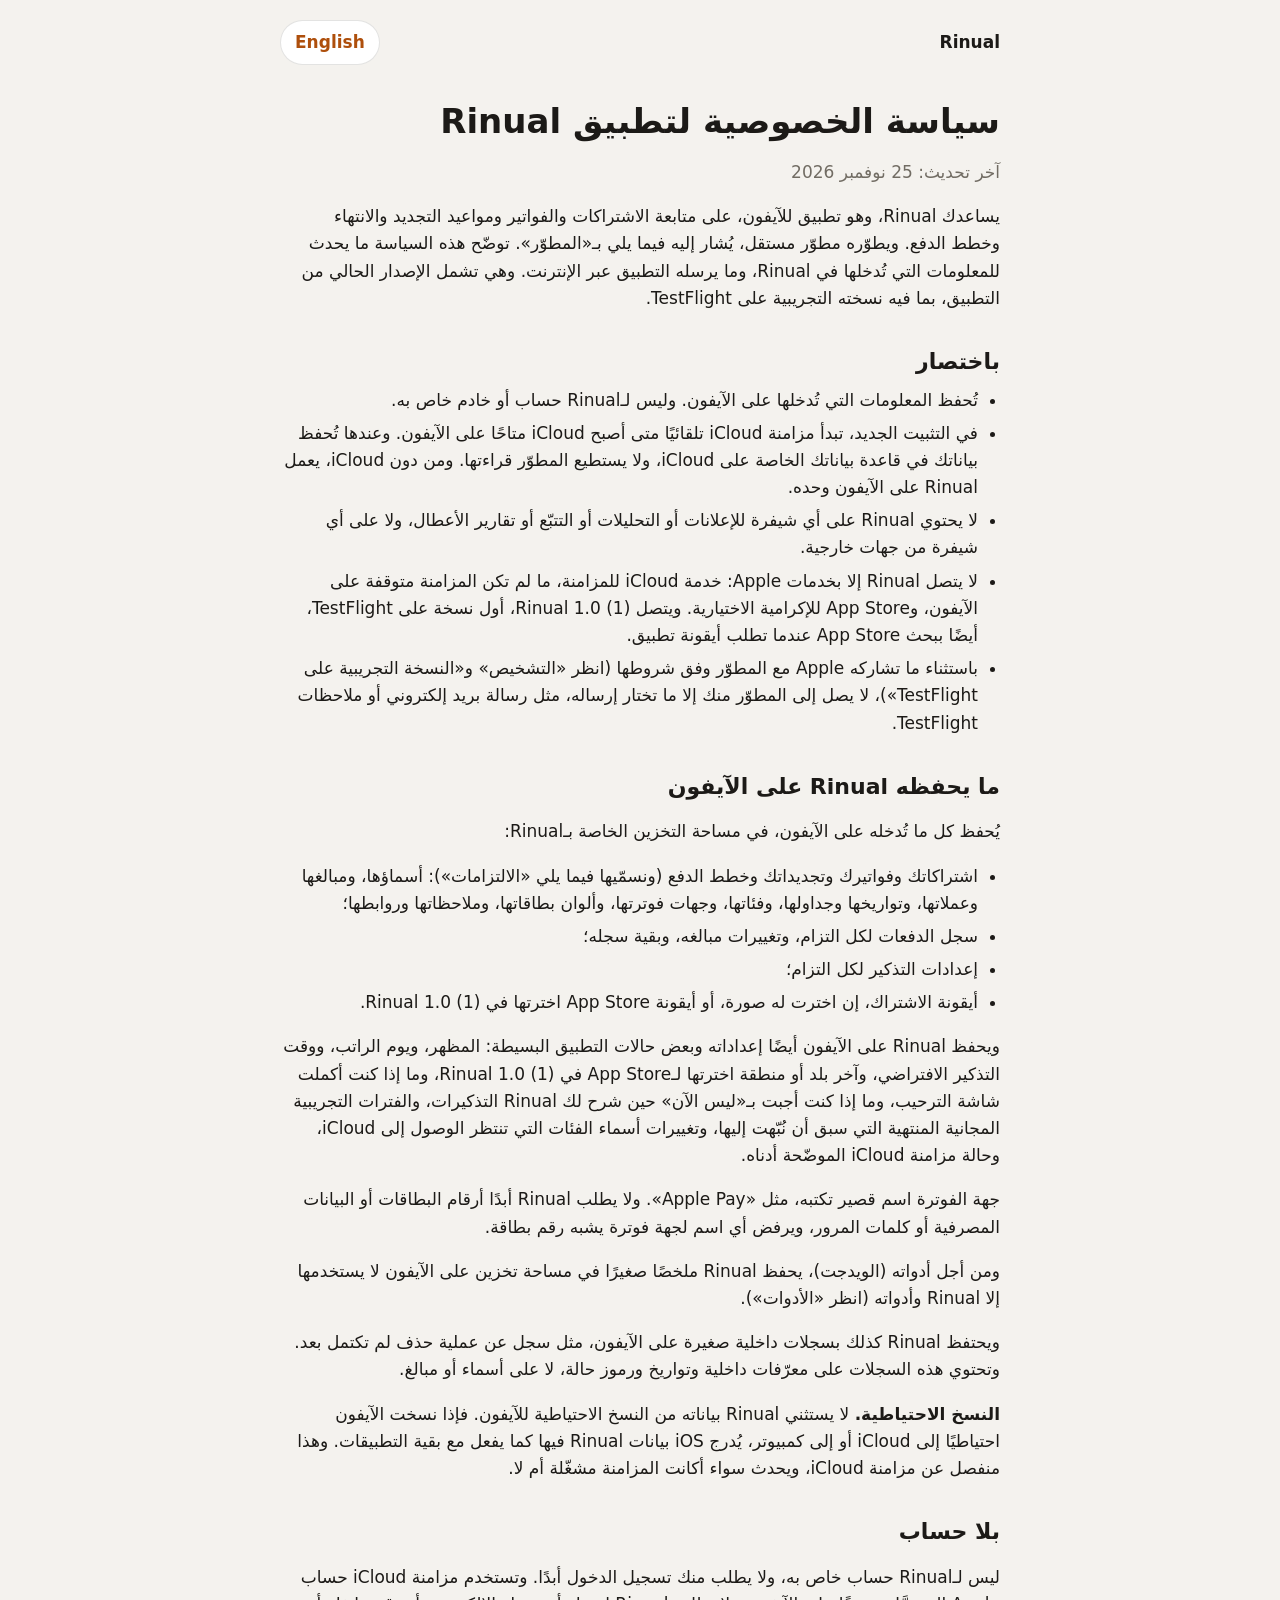
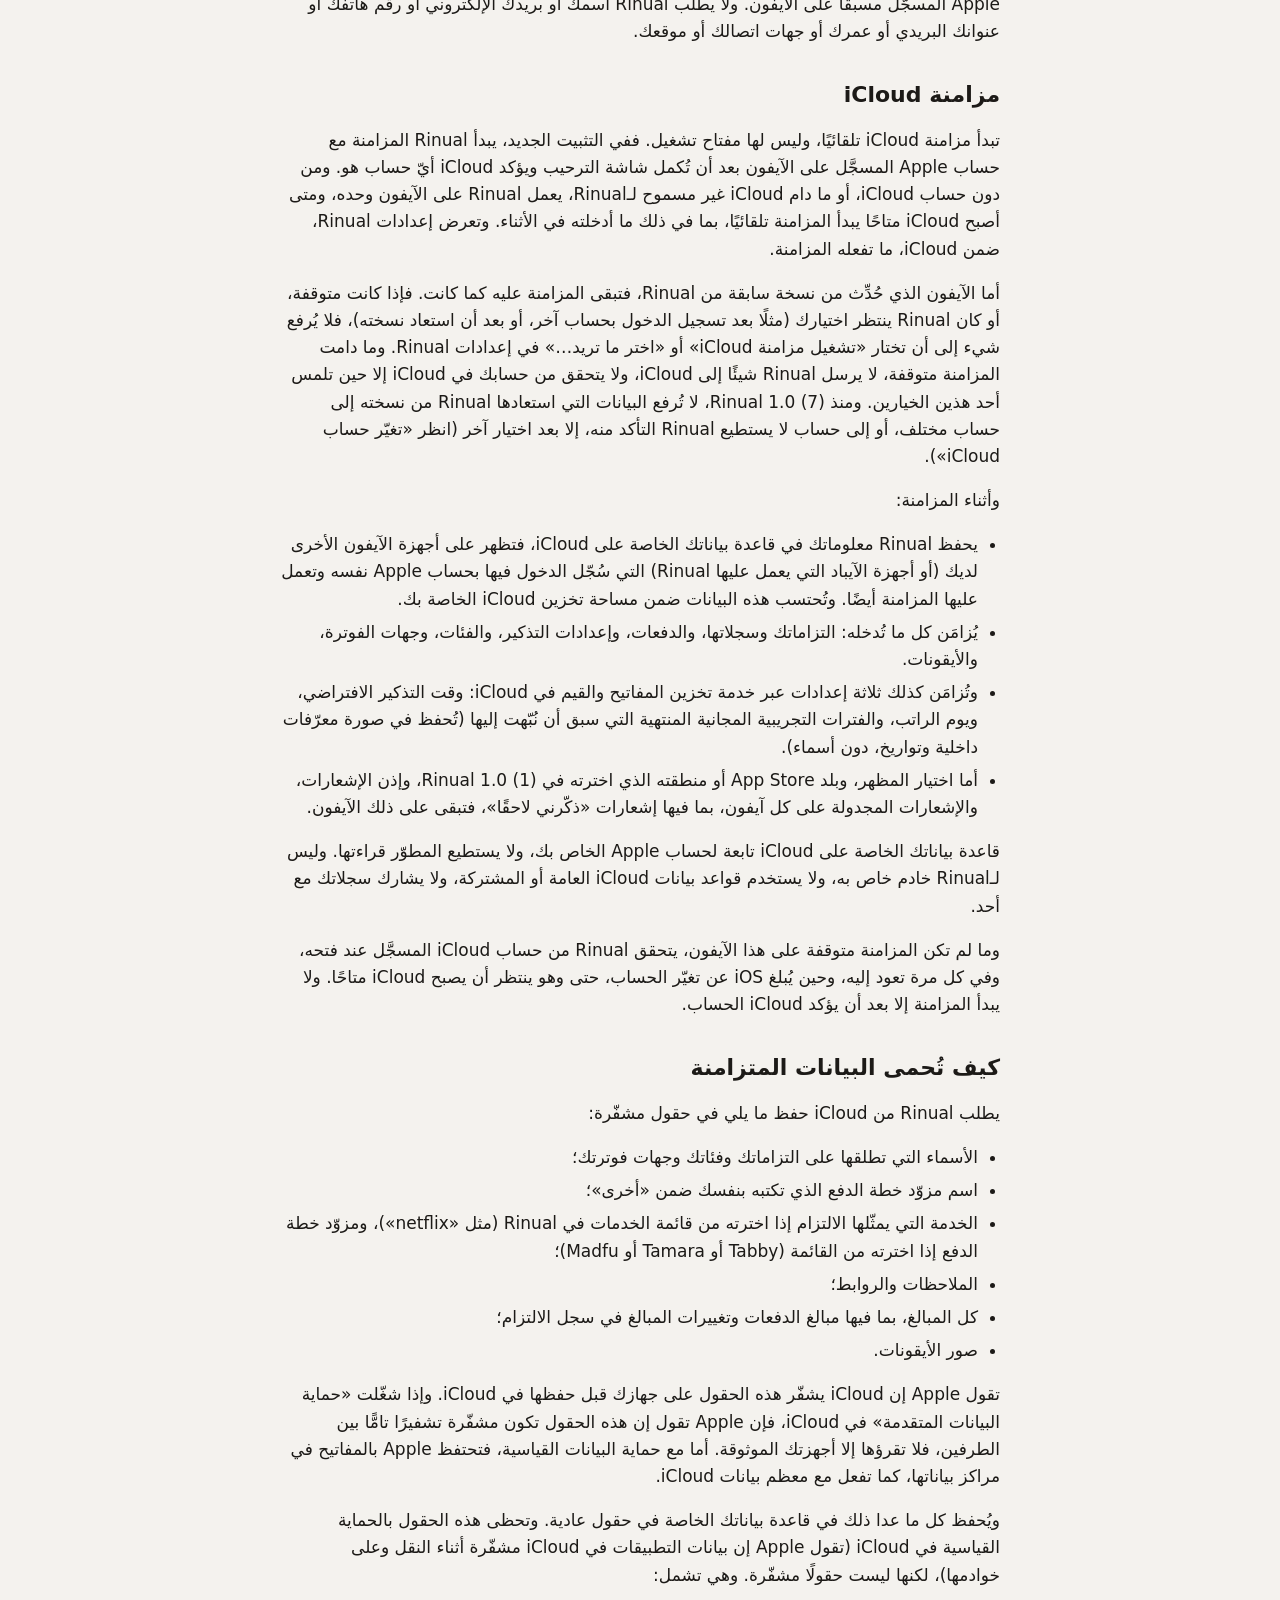
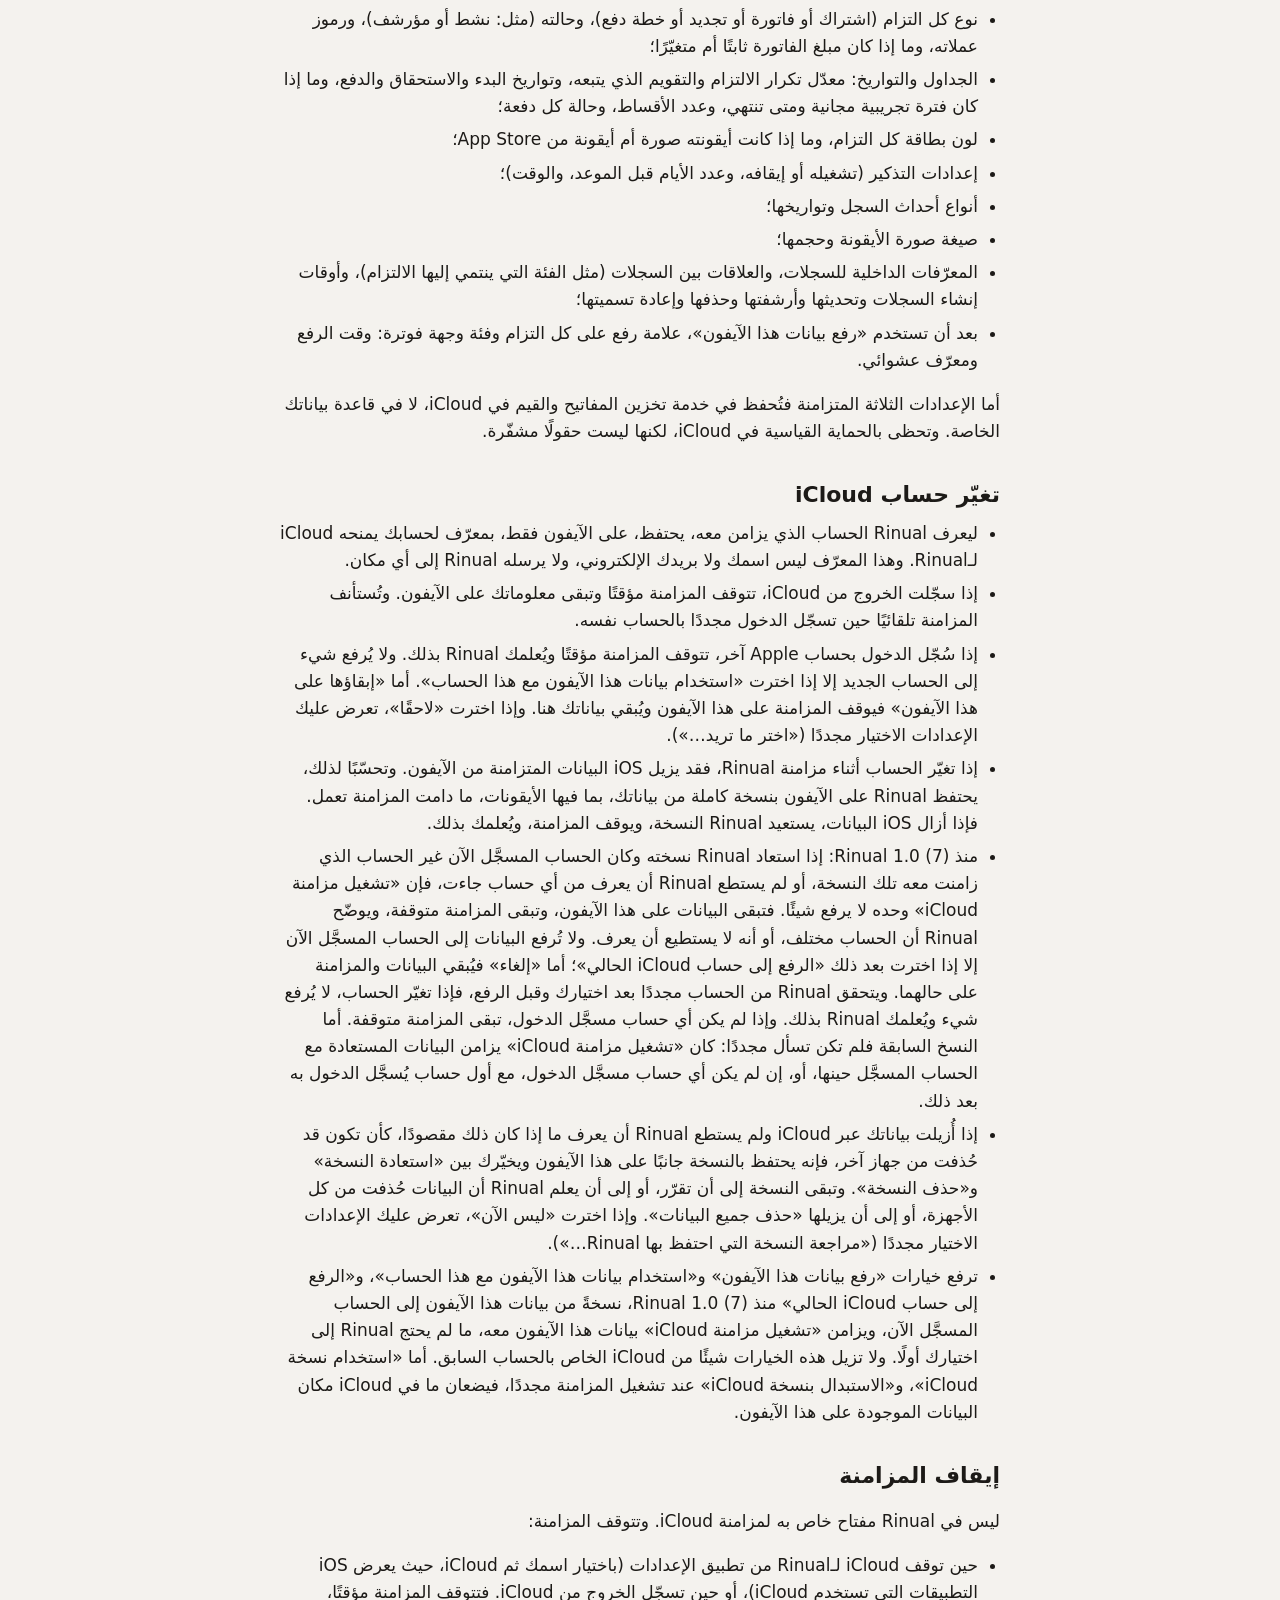
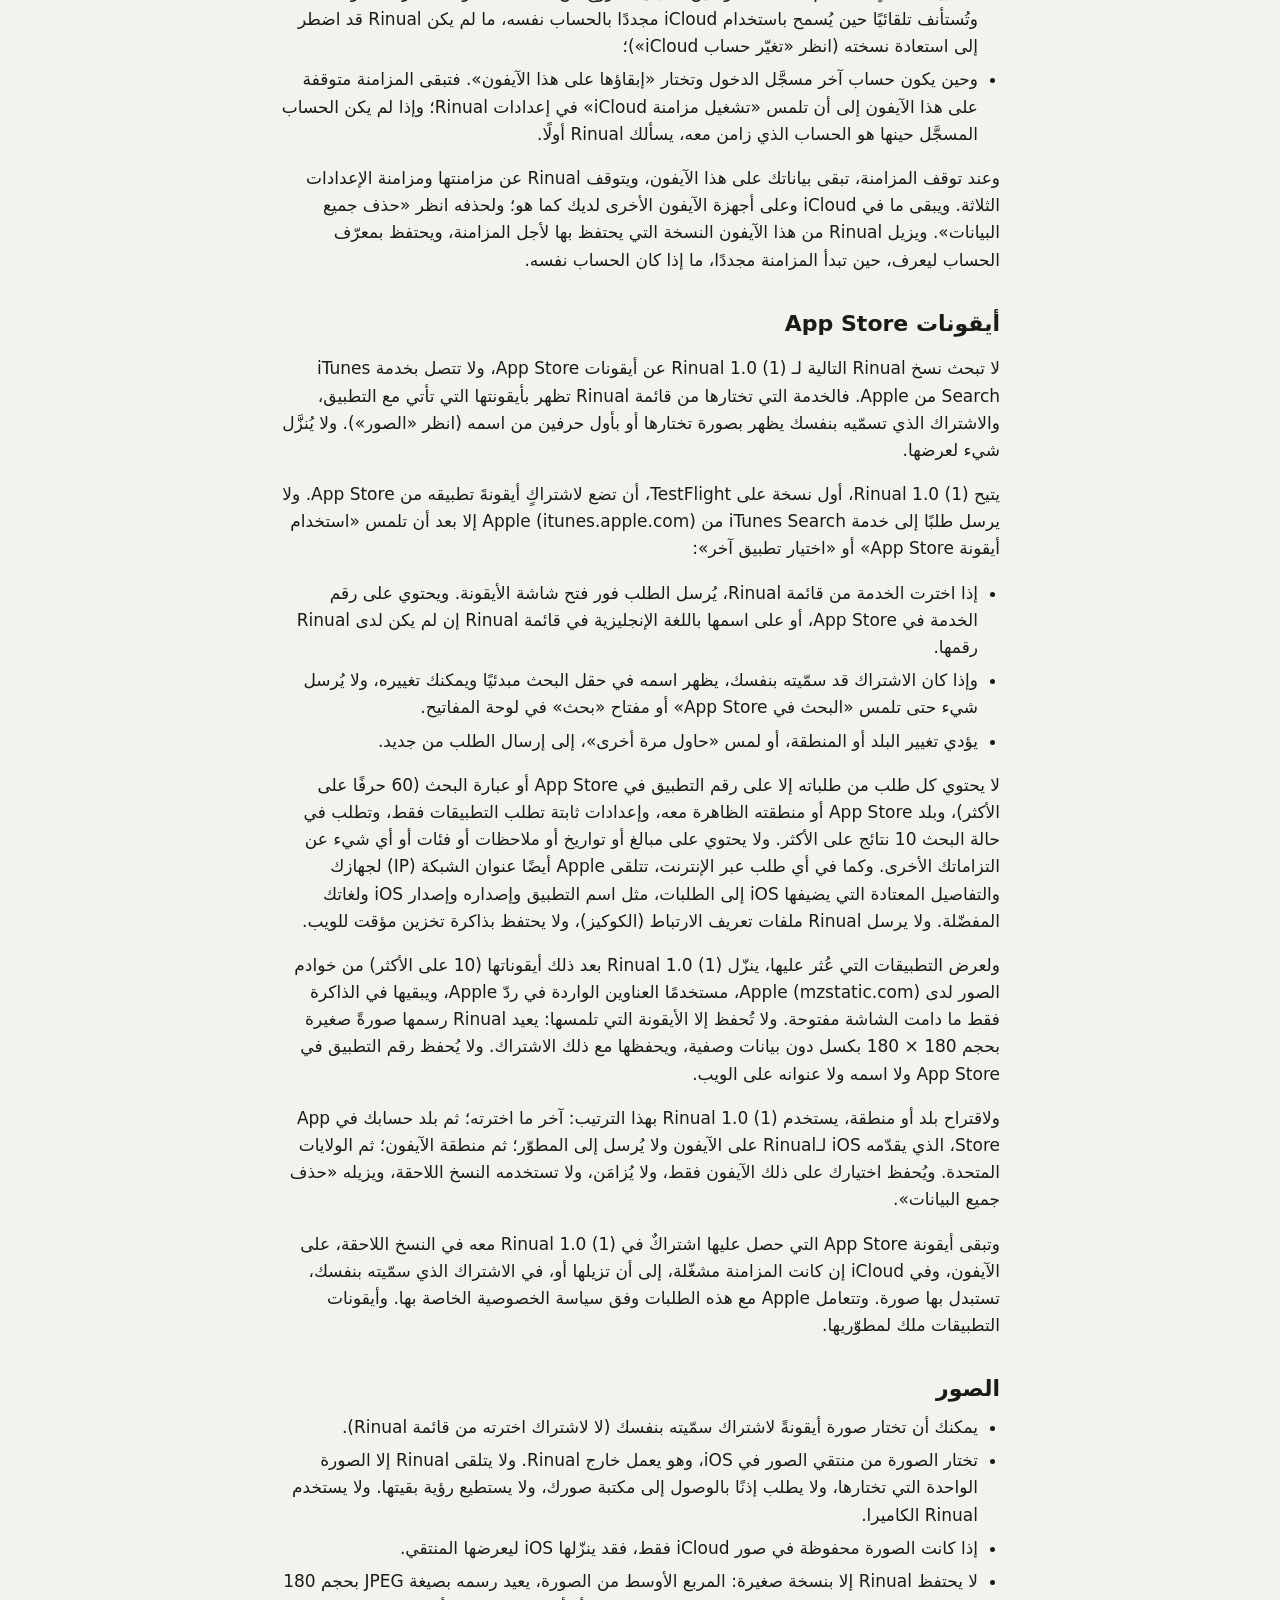
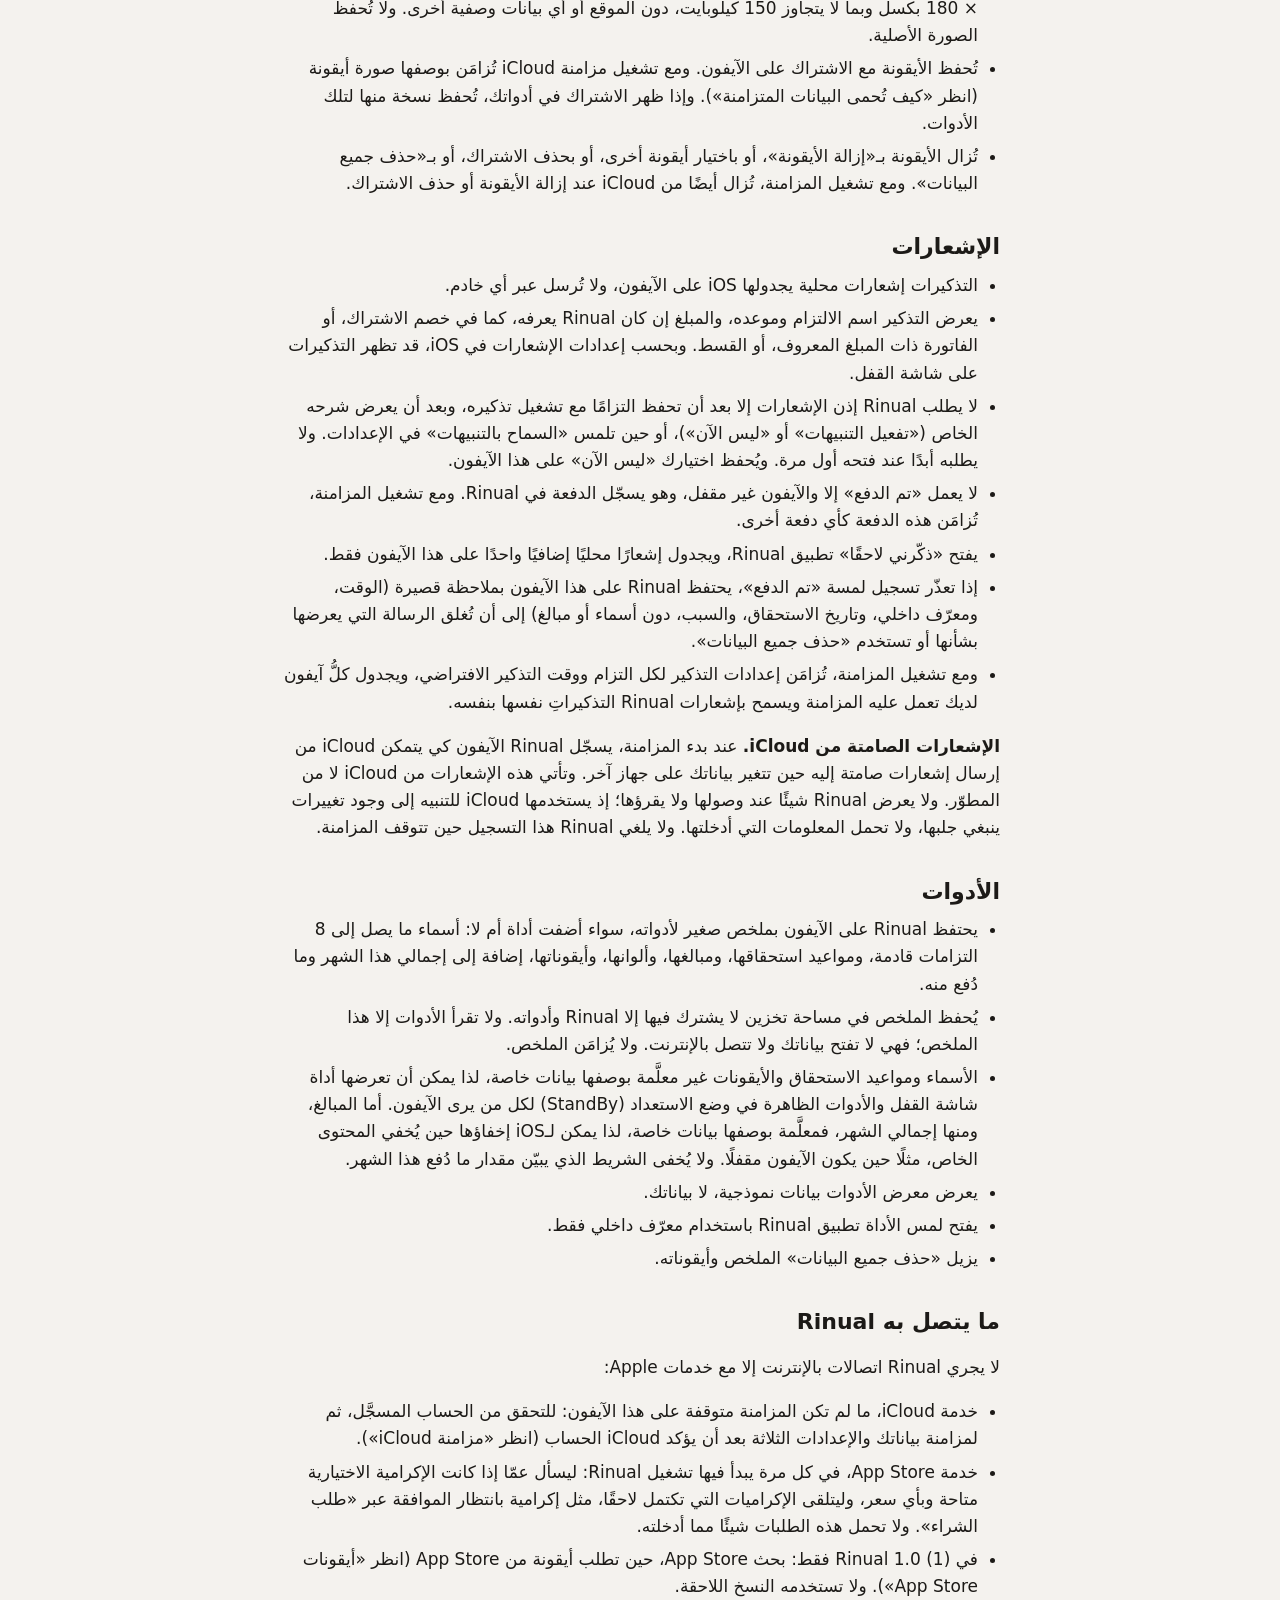
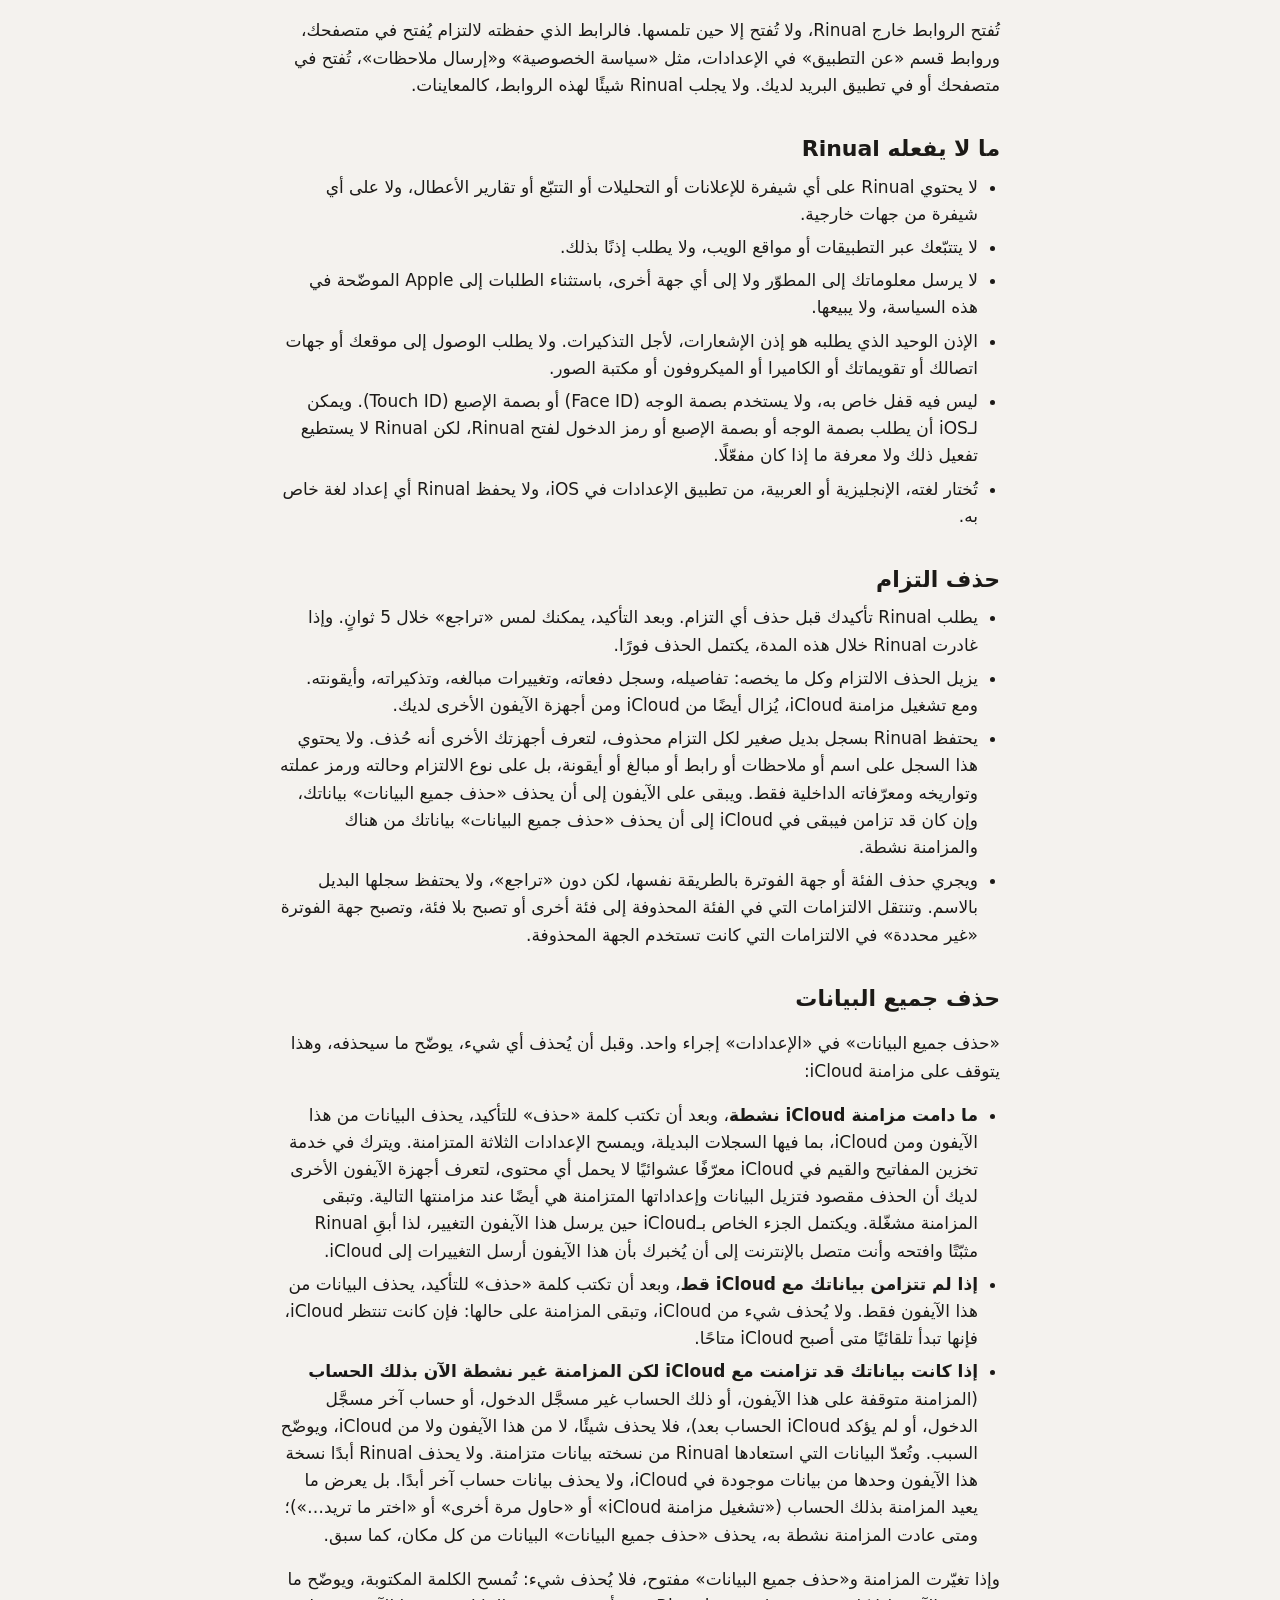
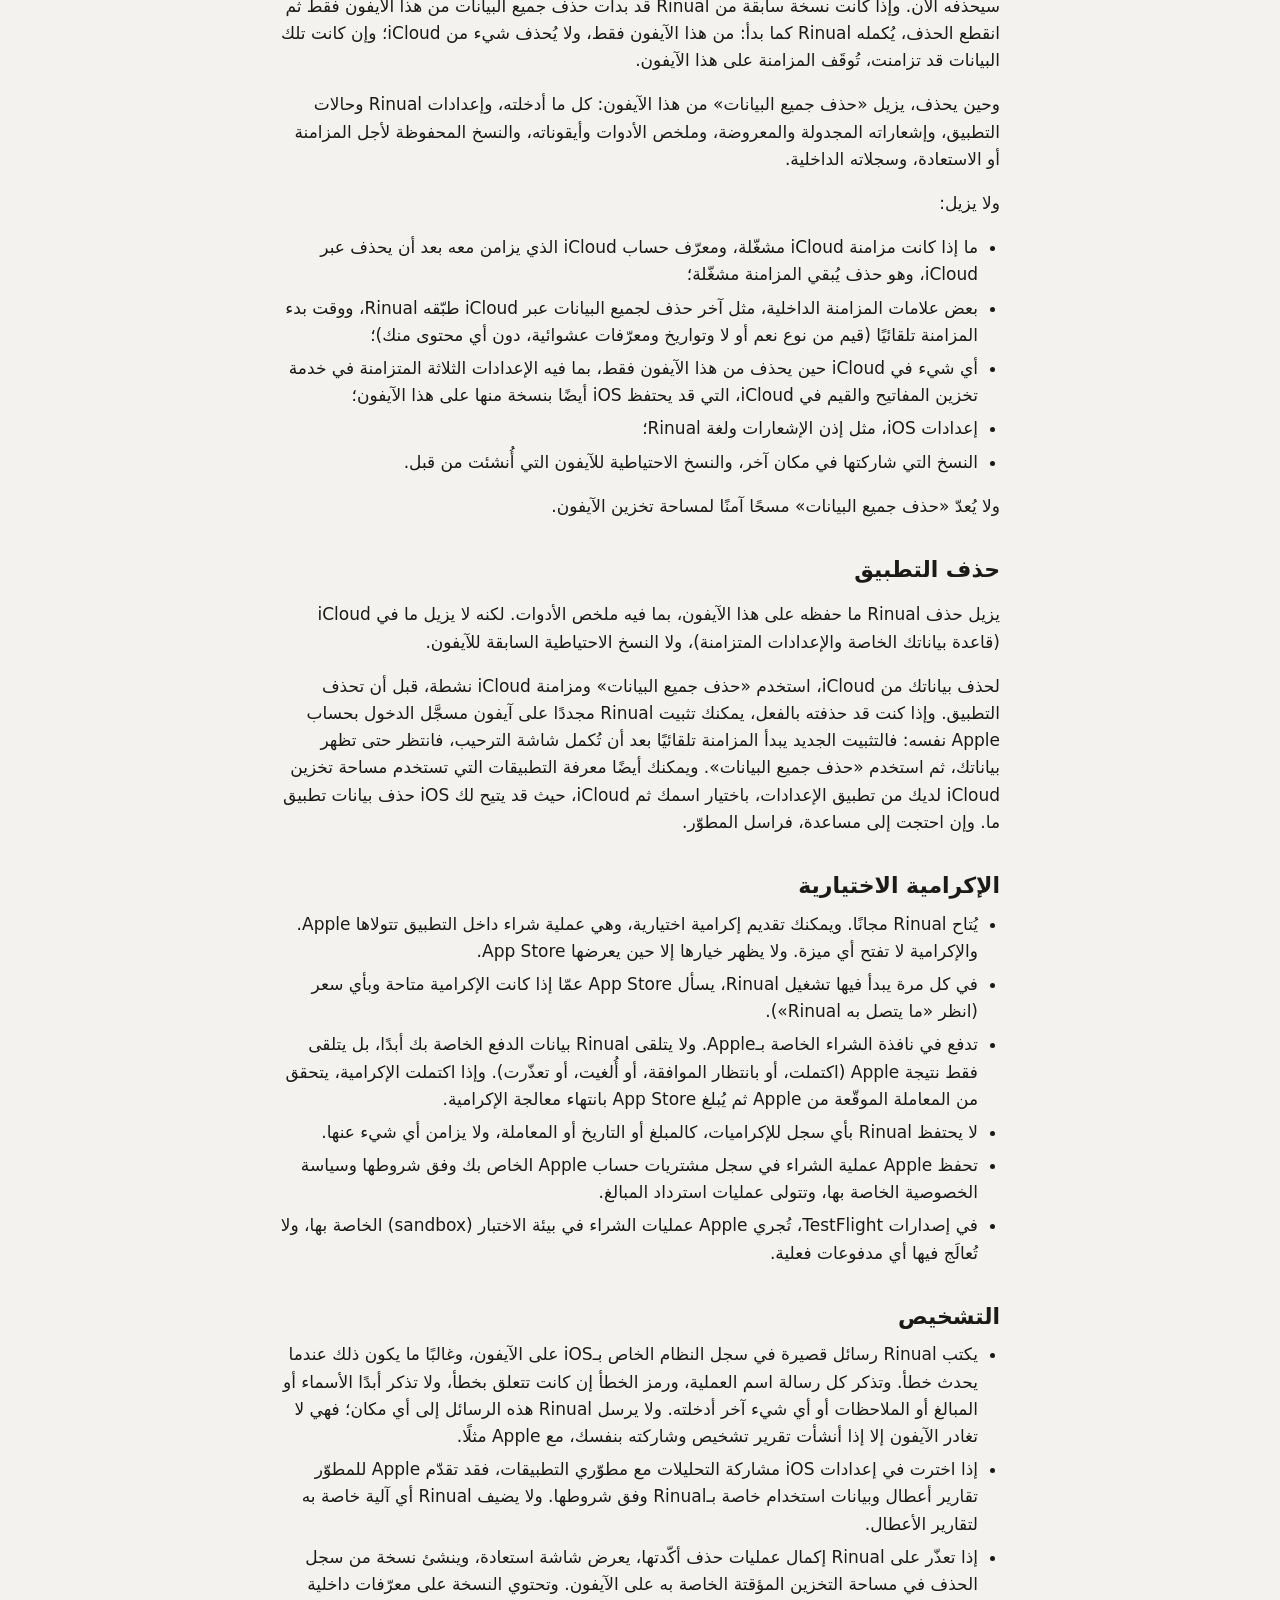
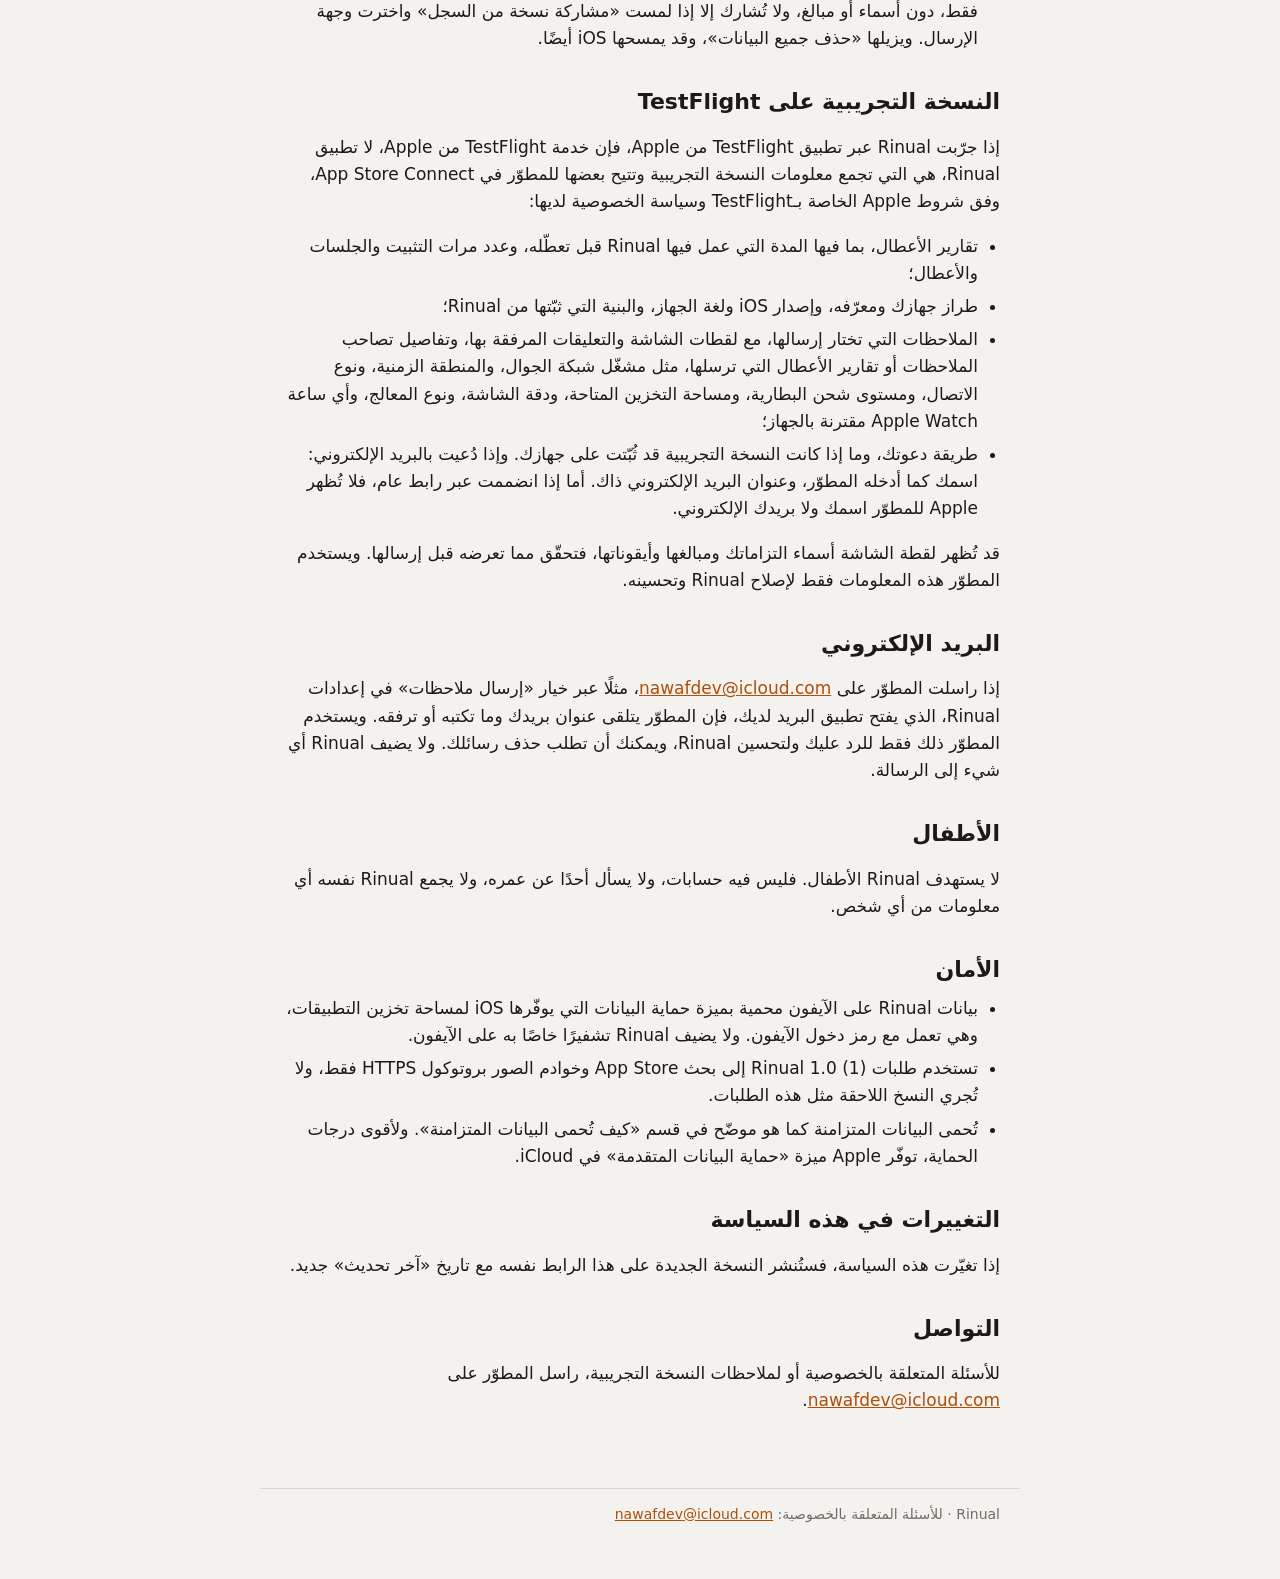
<file: ar/index.html>
<!doctype html>
<html lang="ar" dir="rtl">
<head>
<meta charset="utf-8">
<meta name="viewport" content="width=device-width, initial-scale=1">
<title>سياسة الخصوصية لتطبيق Rinual</title>
<meta name="description" content="كيف يتعامل Rinual مع المعلومات التي تُدخلها.">
<meta name="referrer" content="no-referrer">
<link rel="stylesheet" href="../style.css">
<link rel="alternate" hreflang="en" href="../">
</head>
<body>
<header><span class="brand">Rinual</span><nav><a href="../" hreflang="en" lang="en">English</a></nav></header>
<main>
<h1>سياسة الخصوصية لتطبيق Rinual</h1>
<p>آخر تحديث: 25 نوفمبر 2026</p>
<p>يساعدك Rinual، وهو تطبيق للآيفون، على متابعة الاشتراكات والفواتير ومواعيد التجديد والانتهاء وخطط الدفع. ويطوّره مطوّر مستقل، يُشار إليه فيما يلي بـ«المطوّر». توضّح هذه السياسة ما يحدث للمعلومات التي تُدخلها في Rinual، وما يرسله التطبيق عبر الإنترنت. وهي تشمل الإصدار الحالي من التطبيق، بما فيه نسخته التجريبية على TestFlight.</p>

<h2>باختصار</h2>
<ul>
<li>تُحفظ المعلومات التي تُدخلها على الآيفون. وليس لـRinual حساب أو خادم خاص به.</li>
<li>في التثبيت الجديد، تبدأ مزامنة iCloud تلقائيًا متى أصبح iCloud متاحًا على الآيفون. وعندها تُحفظ بياناتك في قاعدة بياناتك الخاصة على iCloud، ولا يستطيع المطوّر قراءتها. ومن دون iCloud، يعمل Rinual على الآيفون وحده.</li>
<li>لا يحتوي Rinual على أي شيفرة للإعلانات أو التحليلات أو التتبّع أو تقارير الأعطال، ولا على أي شيفرة من جهات خارجية.</li>
<li>لا يتصل Rinual إلا بخدمات Apple: خدمة iCloud للمزامنة، ما لم تكن المزامنة متوقفة على الآيفون، وApp Store للإكرامية الاختيارية. ويتصل Rinual 1.0 (1)، أول نسخة على TestFlight، أيضًا ببحث App Store عندما تطلب أيقونة تطبيق.</li>
<li>باستثناء ما تشاركه Apple مع المطوّر وفق شروطها (انظر «التشخيص» و«النسخة التجريبية على TestFlight»)، لا يصل إلى المطوّر منك إلا ما تختار إرساله، مثل رسالة بريد إلكتروني أو ملاحظات TestFlight.</li>
</ul>

<h2>ما يحفظه Rinual على الآيفون</h2>
<p>يُحفظ كل ما تُدخله على الآيفون، في مساحة التخزين الخاصة بـRinual:</p>
<ul>
<li>اشتراكاتك وفواتيرك وتجديداتك وخطط الدفع (ونسمّيها فيما يلي «الالتزامات»): أسماؤها، ومبالغها وعملاتها، وتواريخها وجداولها، وفئاتها، وجهات فوترتها، وألوان بطاقاتها، وملاحظاتها وروابطها؛</li>
<li>سجل الدفعات لكل التزام، وتغييرات مبالغه، وبقية سجله؛</li>
<li>إعدادات التذكير لكل التزام؛</li>
<li>أيقونة الاشتراك، إن اخترت له صورة، أو أيقونة App Store اخترتها في Rinual 1.0 (1).</li>
</ul>
<p>ويحفظ Rinual على الآيفون أيضًا إعداداته وبعض حالات التطبيق البسيطة: المظهر، ويوم الراتب، ووقت التذكير الافتراضي، وآخر بلد أو منطقة اخترتها لـApp Store في Rinual 1.0 (1)، وما إذا كنت أكملت شاشة الترحيب، وما إذا كنت أجبت بـ«ليس الآن» حين شرح لك Rinual التذكيرات، والفترات التجريبية المجانية المنتهية التي سبق أن نُبّهت إليها، وتغييرات أسماء الفئات التي تنتظر الوصول إلى iCloud، وحالة مزامنة iCloud الموضّحة أدناه.</p>
<p>جهة الفوترة اسم قصير تكتبه، مثل «Apple Pay». ولا يطلب Rinual أبدًا أرقام البطاقات أو البيانات المصرفية أو كلمات المرور، ويرفض أي اسم لجهة فوترة يشبه رقم بطاقة.</p>
<p>ومن أجل أدواته (الويدجت)، يحفظ Rinual ملخصًا صغيرًا في مساحة تخزين على الآيفون لا يستخدمها إلا Rinual وأدواته (انظر «الأدوات»).</p>
<p>ويحتفظ Rinual كذلك بسجلات داخلية صغيرة على الآيفون، مثل سجل عن عملية حذف لم تكتمل بعد. وتحتوي هذه السجلات على معرّفات داخلية وتواريخ ورموز حالة، لا على أسماء أو مبالغ.</p>
<p><strong>النسخ الاحتياطية.</strong> لا يستثني Rinual بياناته من النسخ الاحتياطية للآيفون. فإذا نسخت الآيفون احتياطيًا إلى iCloud أو إلى كمبيوتر، يُدرج iOS بيانات Rinual فيها كما يفعل مع بقية التطبيقات. وهذا منفصل عن مزامنة iCloud، ويحدث سواء أكانت المزامنة مشغّلة أم لا.</p>

<h2>بلا حساب</h2>
<p>ليس لـRinual حساب خاص به، ولا يطلب منك تسجيل الدخول أبدًا. وتستخدم مزامنة iCloud حساب Apple المسجَّل مسبقًا على الآيفون. ولا يطلب Rinual اسمك أو بريدك الإلكتروني أو رقم هاتفك أو عنوانك البريدي أو عمرك أو جهات اتصالك أو موقعك.</p>

<h2>مزامنة iCloud</h2>
<p>تبدأ مزامنة iCloud تلقائيًا، وليس لها مفتاح تشغيل. ففي التثبيت الجديد، يبدأ Rinual المزامنة مع حساب Apple المسجَّل على الآيفون بعد أن تُكمل شاشة الترحيب ويؤكد iCloud أيّ حساب هو. ومن دون حساب iCloud، أو ما دام iCloud غير مسموح لـRinual، يعمل Rinual على الآيفون وحده، ومتى أصبح iCloud متاحًا يبدأ المزامنة تلقائيًا، بما في ذلك ما أدخلته في الأثناء. وتعرض إعدادات Rinual، ضمن iCloud، ما تفعله المزامنة.</p>
<p>أما الآيفون الذي حُدِّث من نسخة سابقة من Rinual، فتبقى المزامنة عليه كما كانت. فإذا كانت متوقفة، أو كان Rinual ينتظر اختيارك (مثلًا بعد تسجيل الدخول بحساب آخر، أو بعد أن استعاد نسخته)، فلا يُرفع شيء إلى أن تختار «تشغيل مزامنة iCloud» أو «اختر ما تريد…» في إعدادات Rinual. وما دامت المزامنة متوقفة، لا يرسل Rinual شيئًا إلى iCloud، ولا يتحقق من حسابك في iCloud إلا حين تلمس أحد هذين الخيارين. ومنذ Rinual 1.0 (7)، لا تُرفع البيانات التي استعادها Rinual من نسخته إلى حساب مختلف، أو إلى حساب لا يستطيع Rinual التأكد منه، إلا بعد اختيار آخر (انظر «تغيّر حساب iCloud»).</p>
<p>وأثناء المزامنة:</p>
<ul>
<li>يحفظ Rinual معلوماتك في قاعدة بياناتك الخاصة على iCloud، فتظهر على أجهزة الآيفون الأخرى لديك (أو أجهزة الآيباد التي يعمل عليها Rinual) التي سُجّل الدخول فيها بحساب Apple نفسه وتعمل عليها المزامنة أيضًا. وتُحتسب هذه البيانات ضمن مساحة تخزين iCloud الخاصة بك.</li>
<li>يُزامَن كل ما تُدخله: التزاماتك وسجلاتها، والدفعات، وإعدادات التذكير، والفئات، وجهات الفوترة، والأيقونات.</li>
<li>وتُزامَن كذلك ثلاثة إعدادات عبر خدمة تخزين المفاتيح والقيم في iCloud: وقت التذكير الافتراضي، ويوم الراتب، والفترات التجريبية المجانية المنتهية التي سبق أن نُبّهت إليها (تُحفظ في صورة معرّفات داخلية وتواريخ، دون أسماء).</li>
<li>أما اختيار المظهر، وبلد App Store أو منطقته الذي اخترته في Rinual 1.0 (1)، وإذن الإشعارات، والإشعارات المجدولة على كل آيفون، بما فيها إشعارات «ذكّرني لاحقًا»، فتبقى على ذلك الآيفون.</li>
</ul>
<p>قاعدة بياناتك الخاصة على iCloud تابعة لحساب Apple الخاص بك، ولا يستطيع المطوّر قراءتها. وليس لـRinual خادم خاص به، ولا يستخدم قواعد بيانات iCloud العامة أو المشتركة، ولا يشارك سجلاتك مع أحد.</p>
<p>وما لم تكن المزامنة متوقفة على هذا الآيفون، يتحقق Rinual من حساب iCloud المسجَّل عند فتحه، وفي كل مرة تعود إليه، وحين يُبلغ iOS عن تغيّر الحساب، حتى وهو ينتظر أن يصبح iCloud متاحًا. ولا يبدأ المزامنة إلا بعد أن يؤكد iCloud الحساب.</p>

<h2>كيف تُحمى البيانات المتزامنة</h2>
<p>يطلب Rinual من iCloud حفظ ما يلي في حقول مشفّرة:</p>
<ul>
<li>الأسماء التي تطلقها على التزاماتك وفئاتك وجهات فوترتك؛</li>
<li>اسم مزوّد خطة الدفع الذي تكتبه بنفسك ضمن «أخرى»؛</li>
<li>الخدمة التي يمثّلها الالتزام إذا اخترته من قائمة الخدمات في Rinual (مثل «netflix»)، ومزوّد خطة الدفع إذا اخترته من القائمة (Tabby أو Tamara أو Madfu)؛</li>
<li>الملاحظات والروابط؛</li>
<li>كل المبالغ، بما فيها مبالغ الدفعات وتغييرات المبالغ في سجل الالتزام؛</li>
<li>صور الأيقونات.</li>
</ul>
<p>تقول Apple إن iCloud يشفّر هذه الحقول على جهازك قبل حفظها في iCloud. وإذا شغّلت «حماية البيانات المتقدمة» في iCloud، فإن Apple تقول إن هذه الحقول تكون مشفّرة تشفيرًا تامًّا بين الطرفين، فلا تقرؤها إلا أجهزتك الموثوقة. أما مع حماية البيانات القياسية، فتحتفظ Apple بالمفاتيح في مراكز بياناتها، كما تفعل مع معظم بيانات iCloud.</p>
<p>ويُحفظ كل ما عدا ذلك في قاعدة بياناتك الخاصة في حقول عادية. وتحظى هذه الحقول بالحماية القياسية في iCloud (تقول Apple إن بيانات التطبيقات في iCloud مشفّرة أثناء النقل وعلى خوادمها)، لكنها ليست حقولًا مشفّرة. وهي تشمل:</p>
<ul>
<li>نوع كل التزام (اشتراك أو فاتورة أو تجديد أو خطة دفع)، وحالته (مثل: نشط أو مؤرشف)، ورموز عملاته، وما إذا كان مبلغ الفاتورة ثابتًا أم متغيّرًا؛</li>
<li>الجداول والتواريخ: معدّل تكرار الالتزام والتقويم الذي يتبعه، وتواريخ البدء والاستحقاق والدفع، وما إذا كان فترة تجريبية مجانية ومتى تنتهي، وعدد الأقساط، وحالة كل دفعة؛</li>
<li>لون بطاقة كل التزام، وما إذا كانت أيقونته صورة أم أيقونة من App Store؛</li>
<li>إعدادات التذكير (تشغيله أو إيقافه، وعدد الأيام قبل الموعد، والوقت)؛</li>
<li>أنواع أحداث السجل وتواريخها؛</li>
<li>صيغة صورة الأيقونة وحجمها؛</li>
<li>المعرّفات الداخلية للسجلات، والعلاقات بين السجلات (مثل الفئة التي ينتمي إليها الالتزام)، وأوقات إنشاء السجلات وتحديثها وأرشفتها وحذفها وإعادة تسميتها؛</li>
<li>بعد أن تستخدم «رفع بيانات هذا الآيفون»، علامة رفع على كل التزام وفئة وجهة فوترة: وقت الرفع ومعرّف عشوائي.</li>
</ul>
<p>أما الإعدادات الثلاثة المتزامنة فتُحفظ في خدمة تخزين المفاتيح والقيم في iCloud، لا في قاعدة بياناتك الخاصة. وتحظى بالحماية القياسية في iCloud، لكنها ليست حقولًا مشفّرة.</p>

<h2>تغيّر حساب iCloud</h2>
<ul>
<li>ليعرف Rinual الحساب الذي يزامن معه، يحتفظ، على الآيفون فقط، بمعرّف لحسابك يمنحه iCloud لـRinual. وهذا المعرّف ليس اسمك ولا بريدك الإلكتروني، ولا يرسله Rinual إلى أي مكان.</li>
<li>إذا سجّلت الخروج من iCloud، تتوقف المزامنة مؤقتًا وتبقى معلوماتك على الآيفون. وتُستأنف المزامنة تلقائيًا حين تسجّل الدخول مجددًا بالحساب نفسه.</li>
<li>إذا سُجّل الدخول بحساب Apple آخر، تتوقف المزامنة مؤقتًا ويُعلمك Rinual بذلك. ولا يُرفع شيء إلى الحساب الجديد إلا إذا اخترت «استخدام بيانات هذا الآيفون مع هذا الحساب». أما «إبقاؤها على هذا الآيفون» فيوقف المزامنة على هذا الآيفون ويُبقي بياناتك هنا. وإذا اخترت «لاحقًا»، تعرض عليك الإعدادات الاختيار مجددًا («اختر ما تريد…»).</li>
<li>إذا تغيّر الحساب أثناء مزامنة Rinual، فقد يزيل iOS البيانات المتزامنة من الآيفون. وتحسّبًا لذلك، يحتفظ Rinual على الآيفون بنسخة كاملة من بياناتك، بما فيها الأيقونات، ما دامت المزامنة تعمل. فإذا أزال iOS البيانات، يستعيد Rinual النسخة، ويوقف المزامنة، ويُعلمك بذلك.</li>
<li>منذ Rinual 1.0 (7): إذا استعاد Rinual نسخته وكان الحساب المسجَّل الآن غير الحساب الذي زامنت معه تلك النسخة، أو لم يستطع Rinual أن يعرف من أي حساب جاءت، فإن «تشغيل مزامنة iCloud» وحده لا يرفع شيئًا. فتبقى البيانات على هذا الآيفون، وتبقى المزامنة متوقفة، ويوضّح Rinual أن الحساب مختلف، أو أنه لا يستطيع أن يعرف. ولا تُرفع البيانات إلى الحساب المسجَّل الآن إلا إذا اخترت بعد ذلك «الرفع إلى حساب iCloud الحالي»؛ أما «إلغاء» فيُبقي البيانات والمزامنة على حالهما. ويتحقق Rinual من الحساب مجددًا بعد اختيارك وقبل الرفع، فإذا تغيّر الحساب، لا يُرفع شيء ويُعلمك Rinual بذلك. وإذا لم يكن أي حساب مسجَّل الدخول، تبقى المزامنة متوقفة. أما النسخ السابقة فلم تكن تسأل مجددًا: كان «تشغيل مزامنة iCloud» يزامن البيانات المستعادة مع الحساب المسجَّل حينها، أو، إن لم يكن أي حساب مسجَّل الدخول، مع أول حساب يُسجَّل الدخول به بعد ذلك.</li>
<li>إذا أُزيلت بياناتك عبر iCloud ولم يستطع Rinual أن يعرف ما إذا كان ذلك مقصودًا، كأن تكون قد حُذفت من جهاز آخر، فإنه يحتفظ بالنسخة جانبًا على هذا الآيفون ويخيّرك بين «استعادة النسخة» و«حذف النسخة». وتبقى النسخة إلى أن تقرّر، أو إلى أن يعلم Rinual أن البيانات حُذفت من كل الأجهزة، أو إلى أن يزيلها «حذف جميع البيانات». وإذا اخترت «ليس الآن»، تعرض عليك الإعدادات الاختيار مجددًا («مراجعة النسخة التي احتفظ بها Rinual…»).</li>
<li>ترفع خيارات «رفع بيانات هذا الآيفون» و«استخدام بيانات هذا الآيفون مع هذا الحساب»، و«الرفع إلى حساب iCloud الحالي» منذ Rinual 1.0 (7)، نسخةً من بيانات هذا الآيفون إلى الحساب المسجَّل الآن، ويزامن «تشغيل مزامنة iCloud» بيانات هذا الآيفون معه، ما لم يحتج Rinual إلى اختيارك أولًا. ولا تزيل هذه الخيارات شيئًا من iCloud الخاص بالحساب السابق. أما «استخدام نسخة iCloud»، و«الاستبدال بنسخة iCloud» عند تشغيل المزامنة مجددًا، فيضعان ما في iCloud مكان البيانات الموجودة على هذا الآيفون.</li>
</ul>

<h2>إيقاف المزامنة</h2>
<p>ليس في Rinual مفتاح خاص به لمزامنة iCloud. وتتوقف المزامنة:</p>
<ul>
<li>حين توقف iCloud لـRinual من تطبيق الإعدادات (باختيار اسمك ثم iCloud، حيث يعرض iOS التطبيقات التي تستخدم iCloud)، أو حين تسجّل الخروج من iCloud. فتتوقف المزامنة مؤقتًا، وتُستأنف تلقائيًا حين يُسمح باستخدام iCloud مجددًا بالحساب نفسه، ما لم يكن Rinual قد اضطر إلى استعادة نسخته (انظر «تغيّر حساب iCloud»)؛</li>
<li>وحين يكون حساب آخر مسجَّل الدخول وتختار «إبقاؤها على هذا الآيفون». فتبقى المزامنة متوقفة على هذا الآيفون إلى أن تلمس «تشغيل مزامنة iCloud» في إعدادات Rinual؛ وإذا لم يكن الحساب المسجَّل حينها هو الحساب الذي زامن معه، يسألك Rinual أولًا.</li>
</ul>
<p>وعند توقف المزامنة، تبقى بياناتك على هذا الآيفون، ويتوقف Rinual عن مزامنتها ومزامنة الإعدادات الثلاثة. ويبقى ما في iCloud وعلى أجهزة الآيفون الأخرى لديك كما هو؛ ولحذفه انظر «حذف جميع البيانات». ويزيل Rinual من هذا الآيفون النسخة التي يحتفظ بها لأجل المزامنة، ويحتفظ بمعرّف الحساب ليعرف، حين تبدأ المزامنة مجددًا، ما إذا كان الحساب نفسه.</p>

<h2>أيقونات App Store</h2>
<p>لا تبحث نسخ Rinual التالية لـ Rinual 1.0 (1) عن أيقونات App Store، ولا تتصل بخدمة iTunes Search من Apple. فالخدمة التي تختارها من قائمة Rinual تظهر بأيقونتها التي تأتي مع التطبيق، والاشتراك الذي تسمّيه بنفسك يظهر بصورة تختارها أو بأول حرفين من اسمه (انظر «الصور»). ولا يُنزَّل شيء لعرضها.</p>
<p>يتيح Rinual 1.0 (1)، أول نسخة على TestFlight، أن تضع لاشتراكٍ أيقونةَ تطبيقه من App Store. ولا يرسل طلبًا إلى خدمة iTunes Search من Apple (itunes.apple.com) إلا بعد أن تلمس «استخدام أيقونة App Store» أو «اختيار تطبيق آخر»:</p>
<ul>
<li>إذا اخترت الخدمة من قائمة Rinual، يُرسل الطلب فور فتح شاشة الأيقونة. ويحتوي على رقم الخدمة في App Store، أو على اسمها باللغة الإنجليزية في قائمة Rinual إن لم يكن لدى Rinual رقمها.</li>
<li>وإذا كان الاشتراك قد سمّيته بنفسك، يظهر اسمه في حقل البحث مبدئيًا ويمكنك تغييره، ولا يُرسل شيء حتى تلمس «البحث في App Store» أو مفتاح «بحث» في لوحة المفاتيح.</li>
<li>يؤدي تغيير البلد أو المنطقة، أو لمس «حاول مرة أخرى»، إلى إرسال الطلب من جديد.</li>
</ul>
<p>لا يحتوي كل طلب من طلباته إلا على رقم التطبيق في App Store أو عبارة البحث (60 حرفًا على الأكثر)، وبلد App Store أو منطقته الظاهرة معه، وإعدادات ثابتة تطلب التطبيقات فقط، وتطلب في حالة البحث 10 نتائج على الأكثر. ولا يحتوي على مبالغ أو تواريخ أو ملاحظات أو فئات أو أي شيء عن التزاماتك الأخرى. وكما في أي طلب عبر الإنترنت، تتلقى Apple أيضًا عنوان الشبكة (IP) لجهازك والتفاصيل المعتادة التي يضيفها iOS إلى الطلبات، مثل اسم التطبيق وإصداره وإصدار iOS ولغاتك المفضّلة. ولا يرسل Rinual ملفات تعريف الارتباط (الكوكيز)، ولا يحتفظ بذاكرة تخزين مؤقت للويب.</p>
<p>ولعرض التطبيقات التي عُثر عليها، ينزّل Rinual 1.0 (1) بعد ذلك أيقوناتها (10 على الأكثر) من خوادم الصور لدى Apple (mzstatic.com)، مستخدمًا العناوين الواردة في ردّ Apple، ويبقيها في الذاكرة فقط ما دامت الشاشة مفتوحة. ولا تُحفظ إلا الأيقونة التي تلمسها: يعيد Rinual رسمها صورةً صغيرة بحجم 180 × 180 بكسل دون بيانات وصفية، ويحفظها مع ذلك الاشتراك. ولا يُحفظ رقم التطبيق في App Store ولا اسمه ولا عنوانه على الويب.</p>
<p>ولاقتراح بلد أو منطقة، يستخدم Rinual 1.0 (1) بهذا الترتيب: آخر ما اخترته؛ ثم بلد حسابك في App Store، الذي يقدّمه iOS لـRinual على الآيفون ولا يُرسل إلى المطوّر؛ ثم منطقة الآيفون؛ ثم الولايات المتحدة. ويُحفظ اختيارك على ذلك الآيفون فقط، ولا يُزامَن، ولا تستخدمه النسخ اللاحقة، ويزيله «حذف جميع البيانات».</p>
<p>وتبقى أيقونة App Store التي حصل عليها اشتراكٌ في Rinual 1.0 (1) معه في النسخ اللاحقة، على الآيفون، وفي iCloud إن كانت المزامنة مشغّلة، إلى أن تزيلها أو، في الاشتراك الذي سمّيته بنفسك، تستبدل بها صورة. وتتعامل Apple مع هذه الطلبات وفق سياسة الخصوصية الخاصة بها. وأيقونات التطبيقات ملك لمطوّريها.</p>

<h2>الصور</h2>
<ul>
<li>يمكنك أن تختار صورة أيقونةً لاشتراك سمّيته بنفسك (لا لاشتراك اخترته من قائمة Rinual).</li>
<li>تختار الصورة من منتقي الصور في iOS، وهو يعمل خارج Rinual. ولا يتلقى Rinual إلا الصورة الواحدة التي تختارها، ولا يطلب إذنًا بالوصول إلى مكتبة صورك، ولا يستطيع رؤية بقيتها. ولا يستخدم Rinual الكاميرا.</li>
<li>إذا كانت الصورة محفوظة في صور iCloud فقط، فقد ينزّلها iOS ليعرضها المنتقي.</li>
<li>لا يحتفظ Rinual إلا بنسخة صغيرة: المربع الأوسط من الصورة، يعيد رسمه بصيغة JPEG بحجم 180 × 180 بكسل وبما لا يتجاوز 150 كيلوبايت، دون الموقع أو أي بيانات وصفية أخرى. ولا تُحفظ الصورة الأصلية.</li>
<li>تُحفظ الأيقونة مع الاشتراك على الآيفون. ومع تشغيل مزامنة iCloud تُزامَن بوصفها صورة أيقونة (انظر «كيف تُحمى البيانات المتزامنة»). وإذا ظهر الاشتراك في أدواتك، تُحفظ نسخة منها لتلك الأدوات.</li>
<li>تُزال الأيقونة بـ«إزالة الأيقونة»، أو باختيار أيقونة أخرى، أو بحذف الاشتراك، أو بـ«حذف جميع البيانات». ومع تشغيل المزامنة، تُزال أيضًا من iCloud عند إزالة الأيقونة أو حذف الاشتراك.</li>
</ul>

<h2>الإشعارات</h2>
<ul>
<li>التذكيرات إشعارات محلية يجدولها iOS على الآيفون، ولا تُرسل عبر أي خادم.</li>
<li>يعرض التذكير اسم الالتزام وموعده، والمبلغ إن كان Rinual يعرفه، كما في خصم الاشتراك، أو الفاتورة ذات المبلغ المعروف، أو القسط. وبحسب إعدادات الإشعارات في iOS، قد تظهر التذكيرات على شاشة القفل.</li>
<li>لا يطلب Rinual إذن الإشعارات إلا بعد أن تحفظ التزامًا مع تشغيل تذكيره، وبعد أن يعرض شرحه الخاص («تفعيل التنبيهات» أو «ليس الآن»)، أو حين تلمس «السماح بالتنبيهات» في الإعدادات. ولا يطلبه أبدًا عند فتحه أول مرة. ويُحفظ اختيارك «ليس الآن» على هذا الآيفون.</li>
<li>لا يعمل «تم الدفع» إلا والآيفون غير مقفل، وهو يسجّل الدفعة في Rinual. ومع تشغيل المزامنة، تُزامَن هذه الدفعة كأي دفعة أخرى.</li>
<li>يفتح «ذكّرني لاحقًا» تطبيق Rinual، ويجدول إشعارًا محليًا إضافيًا واحدًا على هذا الآيفون فقط.</li>
<li>إذا تعذّر تسجيل لمسة «تم الدفع»، يحتفظ Rinual على هذا الآيفون بملاحظة قصيرة (الوقت، ومعرّف داخلي، وتاريخ الاستحقاق، والسبب، دون أسماء أو مبالغ) إلى أن تُغلق الرسالة التي يعرضها بشأنها أو تستخدم «حذف جميع البيانات».</li>
<li>ومع تشغيل المزامنة، تُزامَن إعدادات التذكير لكل التزام ووقت التذكير الافتراضي، ويجدول كلُّ آيفون لديك تعمل عليه المزامنة ويسمح بإشعارات Rinual التذكيراتِ نفسها بنفسه.</li>
</ul>
<p><strong>الإشعارات الصامتة من iCloud.</strong> عند بدء المزامنة، يسجّل Rinual الآيفون كي يتمكن iCloud من إرسال إشعارات صامتة إليه حين تتغير بياناتك على جهاز آخر. وتأتي هذه الإشعارات من iCloud لا من المطوّر. ولا يعرض Rinual شيئًا عند وصولها ولا يقرؤها؛ إذ يستخدمها iCloud للتنبيه إلى وجود تغييرات ينبغي جلبها، ولا تحمل المعلومات التي أدخلتها. ولا يلغي Rinual هذا التسجيل حين تتوقف المزامنة.</p>

<h2>الأدوات</h2>
<ul>
<li>يحتفظ Rinual على الآيفون بملخص صغير لأدواته، سواء أضفت أداة أم لا: أسماء ما يصل إلى 8 التزامات قادمة، ومواعيد استحقاقها، ومبالغها، وألوانها، وأيقوناتها، إضافة إلى إجمالي هذا الشهر وما دُفع منه.</li>
<li>يُحفظ الملخص في مساحة تخزين لا يشترك فيها إلا Rinual وأدواته. ولا تقرأ الأدوات إلا هذا الملخص؛ فهي لا تفتح بياناتك ولا تتصل بالإنترنت. ولا يُزامَن الملخص.</li>
<li>الأسماء ومواعيد الاستحقاق والأيقونات غير معلَّمة بوصفها بيانات خاصة، لذا يمكن أن تعرضها أداة شاشة القفل والأدوات الظاهرة في وضع الاستعداد (StandBy) لكل من يرى الآيفون. أما المبالغ، ومنها إجمالي الشهر، فمعلَّمة بوصفها بيانات خاصة، لذا يمكن لـiOS إخفاؤها حين يُخفي المحتوى الخاص، مثلًا حين يكون الآيفون مقفلًا. ولا يُخفى الشريط الذي يبيّن مقدار ما دُفع هذا الشهر.</li>
<li>يعرض معرض الأدوات بيانات نموذجية، لا بياناتك.</li>
<li>يفتح لمس الأداة تطبيق Rinual باستخدام معرّف داخلي فقط.</li>
<li>يزيل «حذف جميع البيانات» الملخص وأيقوناته.</li>
</ul>

<h2>ما يتصل به Rinual</h2>
<p>لا يجري Rinual اتصالات بالإنترنت إلا مع خدمات Apple:</p>
<ul>
<li>خدمة iCloud، ما لم تكن المزامنة متوقفة على هذا الآيفون: للتحقق من الحساب المسجَّل، ثم لمزامنة بياناتك والإعدادات الثلاثة بعد أن يؤكد iCloud الحساب (انظر «مزامنة iCloud»).</li>
<li>خدمة App Store، في كل مرة يبدأ فيها تشغيل Rinual: ليسأل عمّا إذا كانت الإكرامية الاختيارية متاحة وبأي سعر، وليتلقى الإكراميات التي تكتمل لاحقًا، مثل إكرامية بانتظار الموافقة عبر «طلب الشراء». ولا تحمل هذه الطلبات شيئًا مما أدخلته.</li>
<li>في Rinual 1.0 (1) فقط: بحث App Store، حين تطلب أيقونة من App Store (انظر «أيقونات App Store»). ولا تستخدمه النسخ اللاحقة.</li>
</ul>
<p>تُفتح الروابط خارج Rinual، ولا تُفتح إلا حين تلمسها. فالرابط الذي حفظته لالتزام يُفتح في متصفحك، وروابط قسم «عن التطبيق» في الإعدادات، مثل «سياسة الخصوصية» و«إرسال ملاحظات»، تُفتح في متصفحك أو في تطبيق البريد لديك. ولا يجلب Rinual شيئًا لهذه الروابط، كالمعاينات.</p>

<h2>ما لا يفعله Rinual</h2>
<ul>
<li>لا يحتوي Rinual على أي شيفرة للإعلانات أو التحليلات أو التتبّع أو تقارير الأعطال، ولا على أي شيفرة من جهات خارجية.</li>
<li>لا يتتبّعك عبر التطبيقات أو مواقع الويب، ولا يطلب إذنًا بذلك.</li>
<li>لا يرسل معلوماتك إلى المطوّر ولا إلى أي جهة أخرى، باستثناء الطلبات إلى Apple الموضّحة في هذه السياسة، ولا يبيعها.</li>
<li>الإذن الوحيد الذي يطلبه هو إذن الإشعارات، لأجل التذكيرات. ولا يطلب الوصول إلى موقعك أو جهات اتصالك أو تقويماتك أو الكاميرا أو الميكروفون أو مكتبة الصور.</li>
<li>ليس فيه قفل خاص به، ولا يستخدم بصمة الوجه (Face ID) أو بصمة الإصبع (Touch ID). ويمكن لـiOS أن يطلب بصمة الوجه أو بصمة الإصبع أو رمز الدخول لفتح Rinual، لكن Rinual لا يستطيع تفعيل ذلك ولا معرفة ما إذا كان مفعّلًا.</li>
<li>تُختار لغته، الإنجليزية أو العربية، من تطبيق الإعدادات في iOS، ولا يحفظ Rinual أي إعداد لغة خاص به.</li>
</ul>

<h2>حذف التزام</h2>
<ul>
<li>يطلب Rinual تأكيدك قبل حذف أي التزام. وبعد التأكيد، يمكنك لمس «تراجع» خلال 5 ثوانٍ. وإذا غادرت Rinual خلال هذه المدة، يكتمل الحذف فورًا.</li>
<li>يزيل الحذف الالتزام وكل ما يخصه: تفاصيله، وسجل دفعاته، وتغييرات مبالغه، وتذكيراته، وأيقونته. ومع تشغيل مزامنة iCloud، يُزال أيضًا من iCloud ومن أجهزة الآيفون الأخرى لديك.</li>
<li>يحتفظ Rinual بسجل بديل صغير لكل التزام محذوف، لتعرف أجهزتك الأخرى أنه حُذف. ولا يحتوي هذا السجل على اسم أو ملاحظات أو رابط أو مبالغ أو أيقونة، بل على نوع الالتزام وحالته ورمز عملته وتواريخه ومعرّفاته الداخلية فقط. ويبقى على الآيفون إلى أن يحذف «حذف جميع البيانات» بياناتك، وإن كان قد تزامن فيبقى في iCloud إلى أن يحذف «حذف جميع البيانات» بياناتك من هناك والمزامنة نشطة.</li>
<li>ويجري حذف الفئة أو جهة الفوترة بالطريقة نفسها، لكن دون «تراجع»، ولا يحتفظ سجلها البديل بالاسم. وتنتقل الالتزامات التي في الفئة المحذوفة إلى فئة أخرى أو تصبح بلا فئة، وتصبح جهة الفوترة «غير محددة» في الالتزامات التي كانت تستخدم الجهة المحذوفة.</li>
</ul>

<h2>حذف جميع البيانات</h2>
<p>«حذف جميع البيانات» في «الإعدادات» إجراء واحد. وقبل أن يُحذف أي شيء، يوضّح ما سيحذفه، وهذا يتوقف على مزامنة iCloud:</p>
<ul>
<li><strong>ما دامت مزامنة iCloud نشطة</strong>، وبعد أن تكتب كلمة «حذف» للتأكيد، يحذف البيانات من هذا الآيفون ومن iCloud، بما فيها السجلات البديلة، ويمسح الإعدادات الثلاثة المتزامنة. ويترك في خدمة تخزين المفاتيح والقيم في iCloud معرّفًا عشوائيًا لا يحمل أي محتوى، لتعرف أجهزة الآيفون الأخرى لديك أن الحذف مقصود فتزيل البيانات وإعداداتها المتزامنة هي أيضًا عند مزامنتها التالية. وتبقى المزامنة مشغّلة. ويكتمل الجزء الخاص بـiCloud حين يرسل هذا الآيفون التغيير، لذا أبقِ Rinual مثبّتًا وافتحه وأنت متصل بالإنترنت إلى أن يُخبرك بأن هذا الآيفون أرسل التغييرات إلى iCloud.</li>
<li><strong>إذا لم تتزامن بياناتك مع iCloud قط</strong>، وبعد أن تكتب كلمة «حذف» للتأكيد، يحذف البيانات من هذا الآيفون فقط. ولا يُحذف شيء من iCloud، وتبقى المزامنة على حالها: فإن كانت تنتظر iCloud، فإنها تبدأ تلقائيًا متى أصبح iCloud متاحًا.</li>
<li><strong>إذا كانت بياناتك قد تزامنت مع iCloud لكن المزامنة غير نشطة الآن بذلك الحساب</strong> (المزامنة متوقفة على هذا الآيفون، أو ذلك الحساب غير مسجَّل الدخول، أو حساب آخر مسجَّل الدخول، أو لم يؤكد iCloud الحساب بعد)، فلا يحذف شيئًا، لا من هذا الآيفون ولا من iCloud، ويوضّح السبب. وتُعدّ البيانات التي استعادها Rinual من نسخته بيانات متزامنة. ولا يحذف Rinual أبدًا نسخة هذا الآيفون وحدها من بيانات موجودة في iCloud، ولا يحذف بيانات حساب آخر أبدًا. بل يعرض ما يعيد المزامنة بذلك الحساب («تشغيل مزامنة iCloud» أو «حاول مرة أخرى» أو «اختر ما تريد…»)؛ ومتى عادت المزامنة نشطة به، يحذف «حذف جميع البيانات» البيانات من كل مكان، كما سبق.</li>
</ul>
<p>وإذا تغيّرت المزامنة و«حذف جميع البيانات» مفتوح، فلا يُحذف شيء: تُمسح الكلمة المكتوبة، ويوضّح ما سيحذفه الآن. وإذا كانت نسخة سابقة من Rinual قد بدأت حذف جميع البيانات من هذا الآيفون فقط ثم انقطع الحذف، يُكمله Rinual كما بدأ: من هذا الآيفون فقط، ولا يُحذف شيء من iCloud؛ وإن كانت تلك البيانات قد تزامنت، تُوقَف المزامنة على هذا الآيفون.</p>
<p>وحين يحذف، يزيل «حذف جميع البيانات» من هذا الآيفون: كل ما أدخلته، وإعدادات Rinual وحالات التطبيق، وإشعاراته المجدولة والمعروضة، وملخص الأدوات وأيقوناته، والنسخ المحفوظة لأجل المزامنة أو الاستعادة، وسجلاته الداخلية.</p>
<p>ولا يزيل:</p>
<ul>
<li>ما إذا كانت مزامنة iCloud مشغّلة، ومعرّف حساب iCloud الذي يزامن معه بعد أن يحذف عبر iCloud، وهو حذف يُبقي المزامنة مشغّلة؛</li>
<li>بعض علامات المزامنة الداخلية، مثل آخر حذف لجميع البيانات عبر iCloud طبّقه Rinual، ووقت بدء المزامنة تلقائيًا (قيم من نوع نعم أو لا وتواريخ ومعرّفات عشوائية، دون أي محتوى منك)؛</li>
<li>أي شيء في iCloud حين يحذف من هذا الآيفون فقط، بما فيه الإعدادات الثلاثة المتزامنة في خدمة تخزين المفاتيح والقيم في iCloud، التي قد يحتفظ iOS أيضًا بنسخة منها على هذا الآيفون؛</li>
<li>إعدادات iOS، مثل إذن الإشعارات ولغة Rinual؛</li>
<li>النسخ التي شاركتها في مكان آخر، والنسخ الاحتياطية للآيفون التي أُنشئت من قبل.</li>
</ul>
<p>ولا يُعدّ «حذف جميع البيانات» مسحًا آمنًا لمساحة تخزين الآيفون.</p>

<h2>حذف التطبيق</h2>
<p>يزيل حذف Rinual ما حفظه على هذا الآيفون، بما فيه ملخص الأدوات. لكنه لا يزيل ما في iCloud (قاعدة بياناتك الخاصة والإعدادات المتزامنة)، ولا النسخ الاحتياطية السابقة للآيفون.</p>
<p>لحذف بياناتك من iCloud، استخدم «حذف جميع البيانات» ومزامنة iCloud نشطة، قبل أن تحذف التطبيق. وإذا كنت قد حذفته بالفعل، يمكنك تثبيت Rinual مجددًا على آيفون مسجَّل الدخول بحساب Apple نفسه: فالتثبيت الجديد يبدأ المزامنة تلقائيًا بعد أن تُكمل شاشة الترحيب، فانتظر حتى تظهر بياناتك، ثم استخدم «حذف جميع البيانات». ويمكنك أيضًا معرفة التطبيقات التي تستخدم مساحة تخزين iCloud لديك من تطبيق الإعدادات، باختيار اسمك ثم iCloud، حيث قد يتيح لك iOS حذف بيانات تطبيق ما. وإن احتجت إلى مساعدة، فراسل المطوّر.</p>

<h2>الإكرامية الاختيارية</h2>
<ul>
<li>يُتاح Rinual مجانًا. ويمكنك تقديم إكرامية اختيارية، وهي عملية شراء داخل التطبيق تتولاها Apple. والإكرامية لا تفتح أي ميزة. ولا يظهر خيارها إلا حين يعرضها App Store.</li>
<li>في كل مرة يبدأ فيها تشغيل Rinual، يسأل App Store عمّا إذا كانت الإكرامية متاحة وبأي سعر (انظر «ما يتصل به Rinual»).</li>
<li>تدفع في نافذة الشراء الخاصة بـApple. ولا يتلقى Rinual بيانات الدفع الخاصة بك أبدًا، بل يتلقى فقط نتيجة Apple (اكتملت، أو بانتظار الموافقة، أو أُلغيت، أو تعذّرت). وإذا اكتملت الإكرامية، يتحقق من المعاملة الموقّعة من Apple ثم يُبلغ App Store بانتهاء معالجة الإكرامية.</li>
<li>لا يحتفظ Rinual بأي سجل للإكراميات، كالمبلغ أو التاريخ أو المعاملة، ولا يزامن أي شيء عنها.</li>
<li>تحفظ Apple عملية الشراء في سجل مشتريات حساب Apple الخاص بك وفق شروطها وسياسة الخصوصية الخاصة بها، وتتولى عمليات استرداد المبالغ.</li>
<li>في إصدارات TestFlight، تُجري Apple عمليات الشراء في بيئة الاختبار (sandbox) الخاصة بها، ولا تُعالَج فيها أي مدفوعات فعلية.</li>
</ul>

<h2>التشخيص</h2>
<ul>
<li>يكتب Rinual رسائل قصيرة في سجل النظام الخاص بـiOS على الآيفون، وغالبًا ما يكون ذلك عندما يحدث خطأ. وتذكر كل رسالة اسم العملية، ورمز الخطأ إن كانت تتعلق بخطأ، ولا تذكر أبدًا الأسماء أو المبالغ أو الملاحظات أو أي شيء آخر أدخلته. ولا يرسل Rinual هذه الرسائل إلى أي مكان؛ فهي لا تغادر الآيفون إلا إذا أنشأت تقرير تشخيص وشاركته بنفسك، مع Apple مثلًا.</li>
<li>إذا اخترت في إعدادات iOS مشاركة التحليلات مع مطوّري التطبيقات، فقد تقدّم Apple للمطوّر تقارير أعطال وبيانات استخدام خاصة بـRinual وفق شروطها. ولا يضيف Rinual أي آلية خاصة به لتقارير الأعطال.</li>
<li>إذا تعذّر على Rinual إكمال عمليات حذف أكّدتها، يعرض شاشة استعادة، وينشئ نسخة من سجل الحذف في مساحة التخزين المؤقتة الخاصة به على الآيفون. وتحتوي النسخة على معرّفات داخلية فقط، دون أسماء أو مبالغ، ولا تُشارك إلا إذا لمست «مشاركة نسخة من السجل» واخترت وجهة الإرسال. ويزيلها «حذف جميع البيانات»، وقد يمسحها iOS أيضًا.</li>
</ul>

<h2>النسخة التجريبية على TestFlight</h2>
<p>إذا جرّبت Rinual عبر تطبيق TestFlight من Apple، فإن خدمة TestFlight من Apple، لا تطبيق Rinual، هي التي تجمع معلومات النسخة التجريبية وتتيح بعضها للمطوّر في App Store Connect، وفق شروط Apple الخاصة بـTestFlight وسياسة الخصوصية لديها:</p>
<ul>
<li>تقارير الأعطال، بما فيها المدة التي عمل فيها Rinual قبل تعطّله، وعدد مرات التثبيت والجلسات والأعطال؛</li>
<li>طراز جهازك ومعرّفه، وإصدار iOS ولغة الجهاز، والبنية التي ثبّتها من Rinual؛</li>
<li>الملاحظات التي تختار إرسالها، مع لقطات الشاشة والتعليقات المرفقة بها، وتفاصيل تصاحب الملاحظات أو تقارير الأعطال التي ترسلها، مثل مشغّل شبكة الجوال، والمنطقة الزمنية، ونوع الاتصال، ومستوى شحن البطارية، ومساحة التخزين المتاحة، ودقة الشاشة، ونوع المعالج، وأي ساعة Apple Watch مقترنة بالجهاز؛</li>
<li>طريقة دعوتك، وما إذا كانت النسخة التجريبية قد ثُبّتت على جهازك. وإذا دُعيت بالبريد الإلكتروني: اسمك كما أدخله المطوّر، وعنوان البريد الإلكتروني ذاك. أما إذا انضممت عبر رابط عام، فلا تُظهر Apple للمطوّر اسمك ولا بريدك الإلكتروني.</li>
</ul>
<p>قد تُظهر لقطة الشاشة أسماء التزاماتك ومبالغها وأيقوناتها، فتحقّق مما تعرضه قبل إرسالها. ويستخدم المطوّر هذه المعلومات فقط لإصلاح Rinual وتحسينه.</p>

<h2>البريد الإلكتروني</h2>
<p>إذا راسلت المطوّر على <a href="mailto:nawafdev@icloud.com" dir="ltr">nawafdev@icloud.com</a>، مثلًا عبر خيار «إرسال ملاحظات» في إعدادات Rinual، الذي يفتح تطبيق البريد لديك، فإن المطوّر يتلقى عنوان بريدك وما تكتبه أو ترفقه. ويستخدم المطوّر ذلك فقط للرد عليك ولتحسين Rinual، ويمكنك أن تطلب حذف رسائلك. ولا يضيف Rinual أي شيء إلى الرسالة.</p>

<h2>الأطفال</h2>
<p>لا يستهدف Rinual الأطفال. فليس فيه حسابات، ولا يسأل أحدًا عن عمره، ولا يجمع Rinual نفسه أي معلومات من أي شخص.</p>

<h2>الأمان</h2>
<ul>
<li>بيانات Rinual على الآيفون محمية بميزة حماية البيانات التي يوفّرها iOS لمساحة تخزين التطبيقات، وهي تعمل مع رمز دخول الآيفون. ولا يضيف Rinual تشفيرًا خاصًا به على الآيفون.</li>
<li>تستخدم طلبات Rinual 1.0 (1) إلى بحث App Store وخوادم الصور بروتوكول HTTPS فقط، ولا تُجري النسخ اللاحقة مثل هذه الطلبات.</li>
<li>تُحمى البيانات المتزامنة كما هو موضّح في قسم «كيف تُحمى البيانات المتزامنة». ولأقوى درجات الحماية، توفّر Apple ميزة «حماية البيانات المتقدمة» في iCloud.</li>
</ul>

<h2>التغييرات في هذه السياسة</h2>
<p>إذا تغيّرت هذه السياسة، فستُنشر النسخة الجديدة على هذا الرابط نفسه مع تاريخ «آخر تحديث» جديد.</p>

<h2>التواصل</h2>
<p>للأسئلة المتعلقة بالخصوصية أو لملاحظات النسخة التجريبية، راسل المطوّر على <a href="mailto:nawafdev@icloud.com" dir="ltr">nawafdev@icloud.com</a>.</p>
</main>
<footer><p>Rinual · للأسئلة المتعلقة بالخصوصية: <a href="mailto:nawafdev@icloud.com">nawafdev@icloud.com</a></p></footer>
</body>
</html>
</file>
<file: style.css>
:root{color-scheme:light dark;--bg:#F4F2EE;--surface:#FFFFFF;--text:#1C1A17;--text2:#4D4943;--text3:#716C63;--line:rgba(28,26,23,.12);--accent:#AE4F0C}
@media (prefers-color-scheme:dark){:root{--bg:#0C0B0A;--surface:#171513;--text:#F2EFEA;--text2:#B0AAA1;--text3:#8C867D;--line:rgba(242,239,234,.12);--accent:#FF8A3D}}
*{box-sizing:border-box}
html{-webkit-text-size-adjust:100%}
body{margin:0;background:var(--bg);color:var(--text);font:17px/1.6 -apple-system,BlinkMacSystemFont,"SF Pro Text","SF Arabic","Geeza Pro","Segoe UI",system-ui,sans-serif}
header{max-width:760px;margin:0 auto;padding:20px 20px 0;display:flex;justify-content:space-between;align-items:center;gap:12px}
.brand{font-weight:600;font-size:17px}
nav a{color:var(--accent);text-decoration:none;font-weight:600;padding:8px 14px;border:1px solid var(--line);border-radius:999px;background:var(--surface);display:inline-block}
main{max-width:760px;margin:0 auto;padding:12px 20px 56px}
h1{font-size:34px;line-height:1.2;font-weight:600;margin:24px 0 8px;letter-spacing:-.01em}
[dir=rtl] h1{letter-spacing:0}
h2{font-size:22px;line-height:1.3;font-weight:600;margin:36px 0 10px}
h3{font-size:18px;font-weight:600;margin:24px 0 8px}
p,li{color:var(--text)}
ul{padding-inline-start:22px;margin:8px 0 14px}
li{margin:6px 0}
a{color:var(--accent)}
main>p:first-of-type{color:var(--text3)}
footer{max-width:760px;margin:0 auto;padding:0 20px 40px;color:var(--text3);font-size:14px;border-top:1px solid var(--line)}
footer p{color:var(--text3)}
@media (max-width:480px){body{font-size:16px}h1{font-size:28px}h2{font-size:20px}}
</file>
